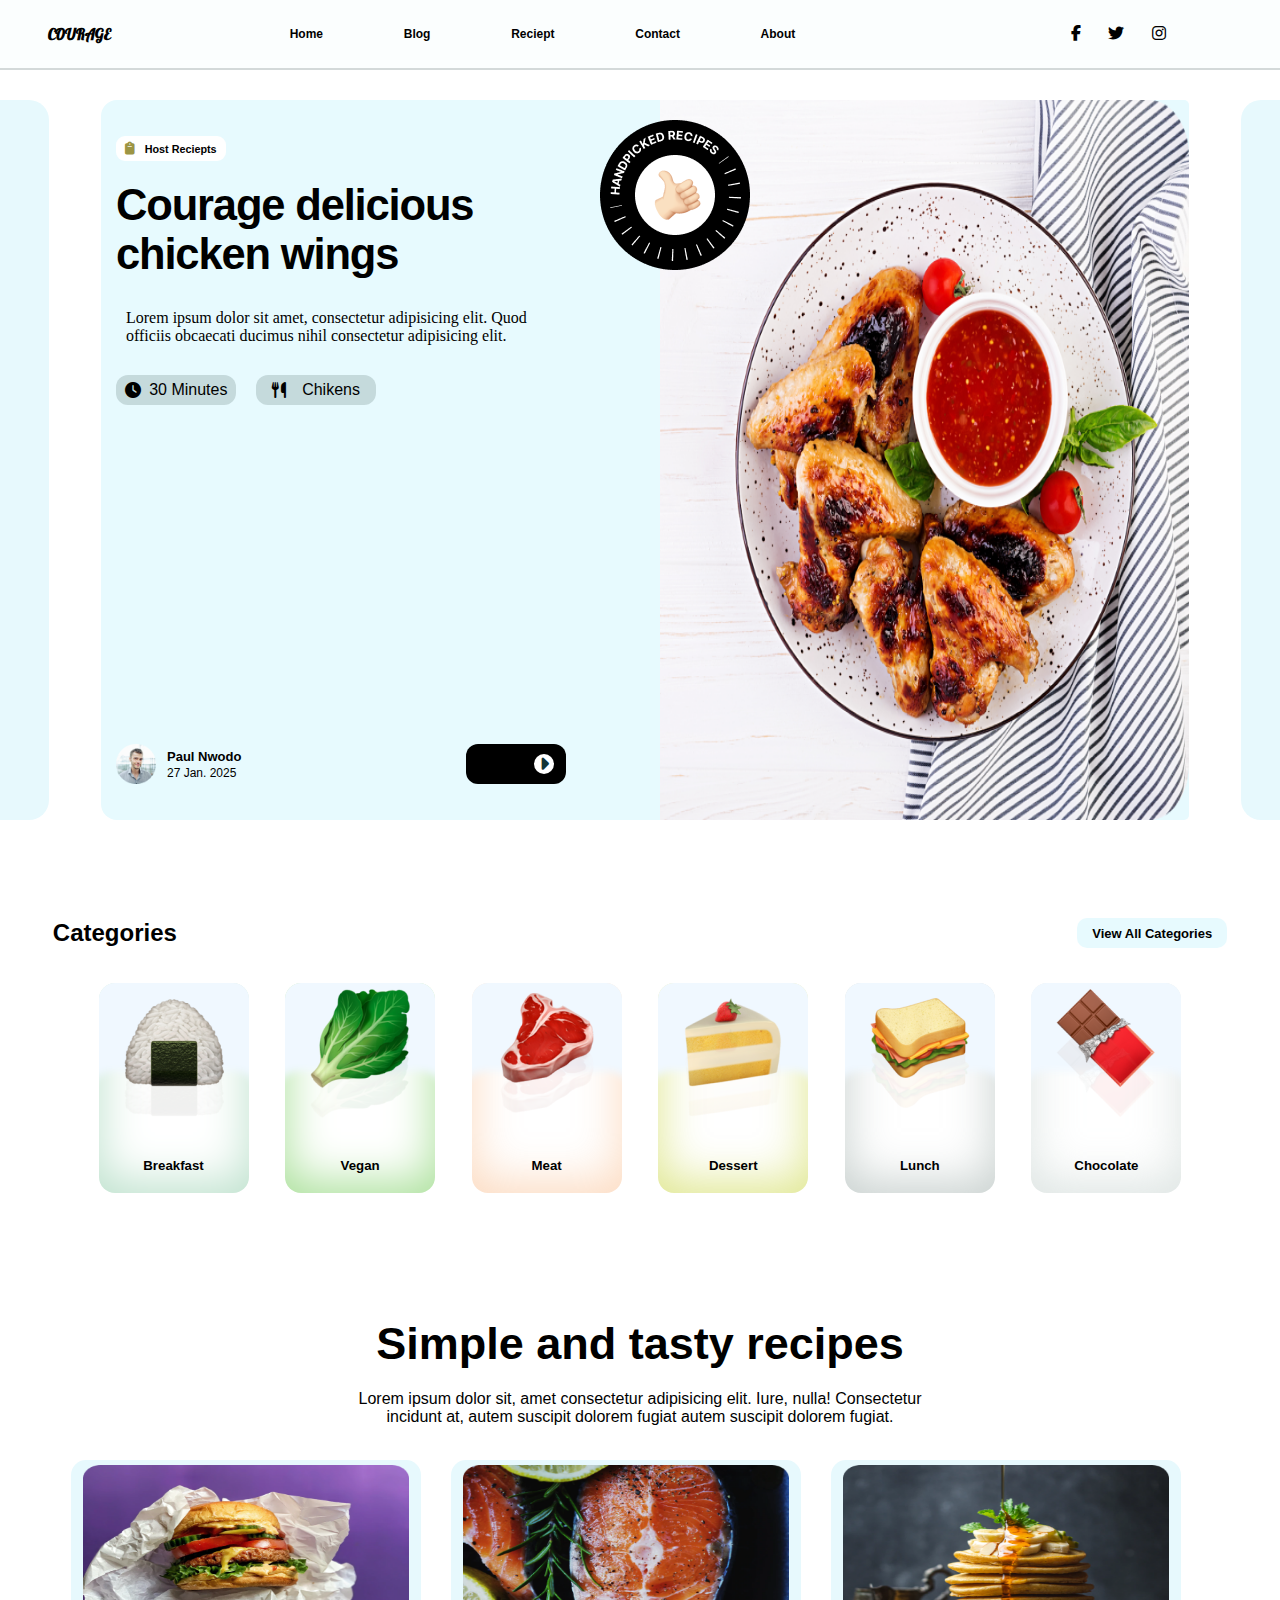
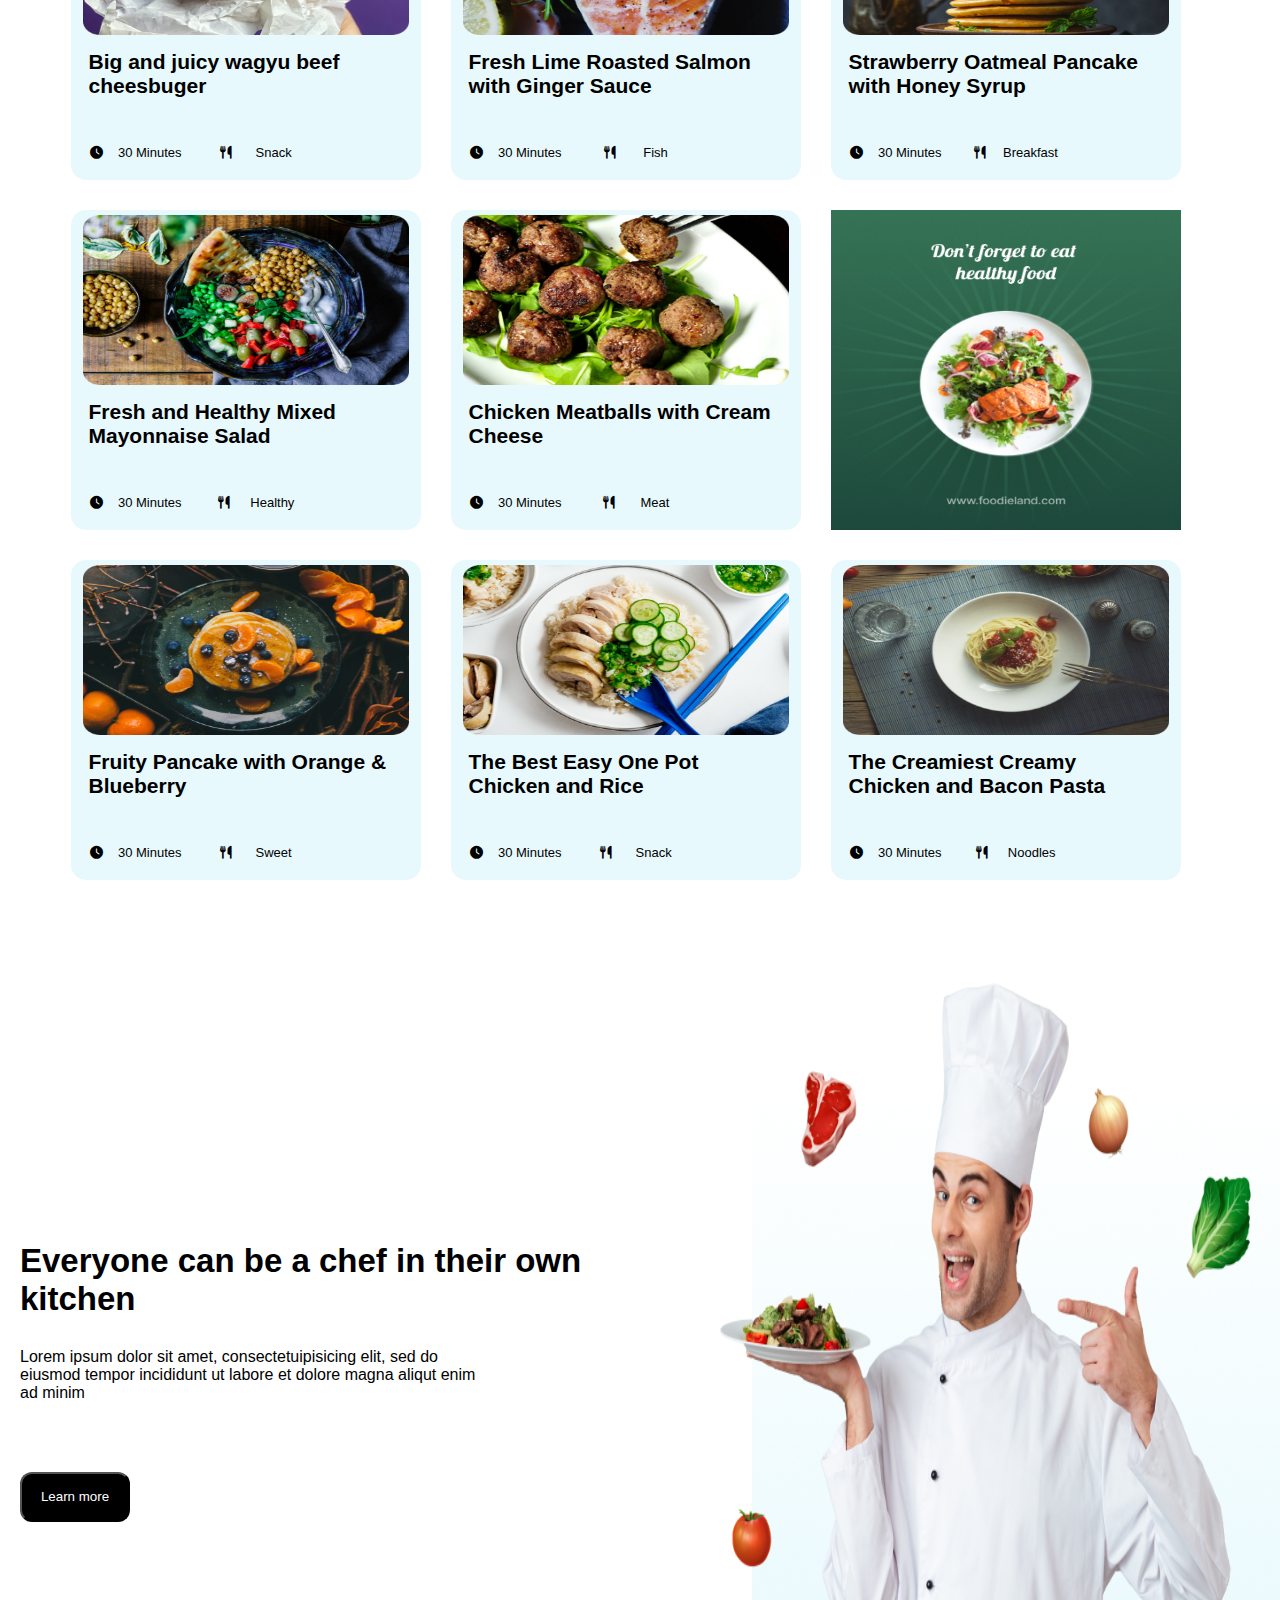
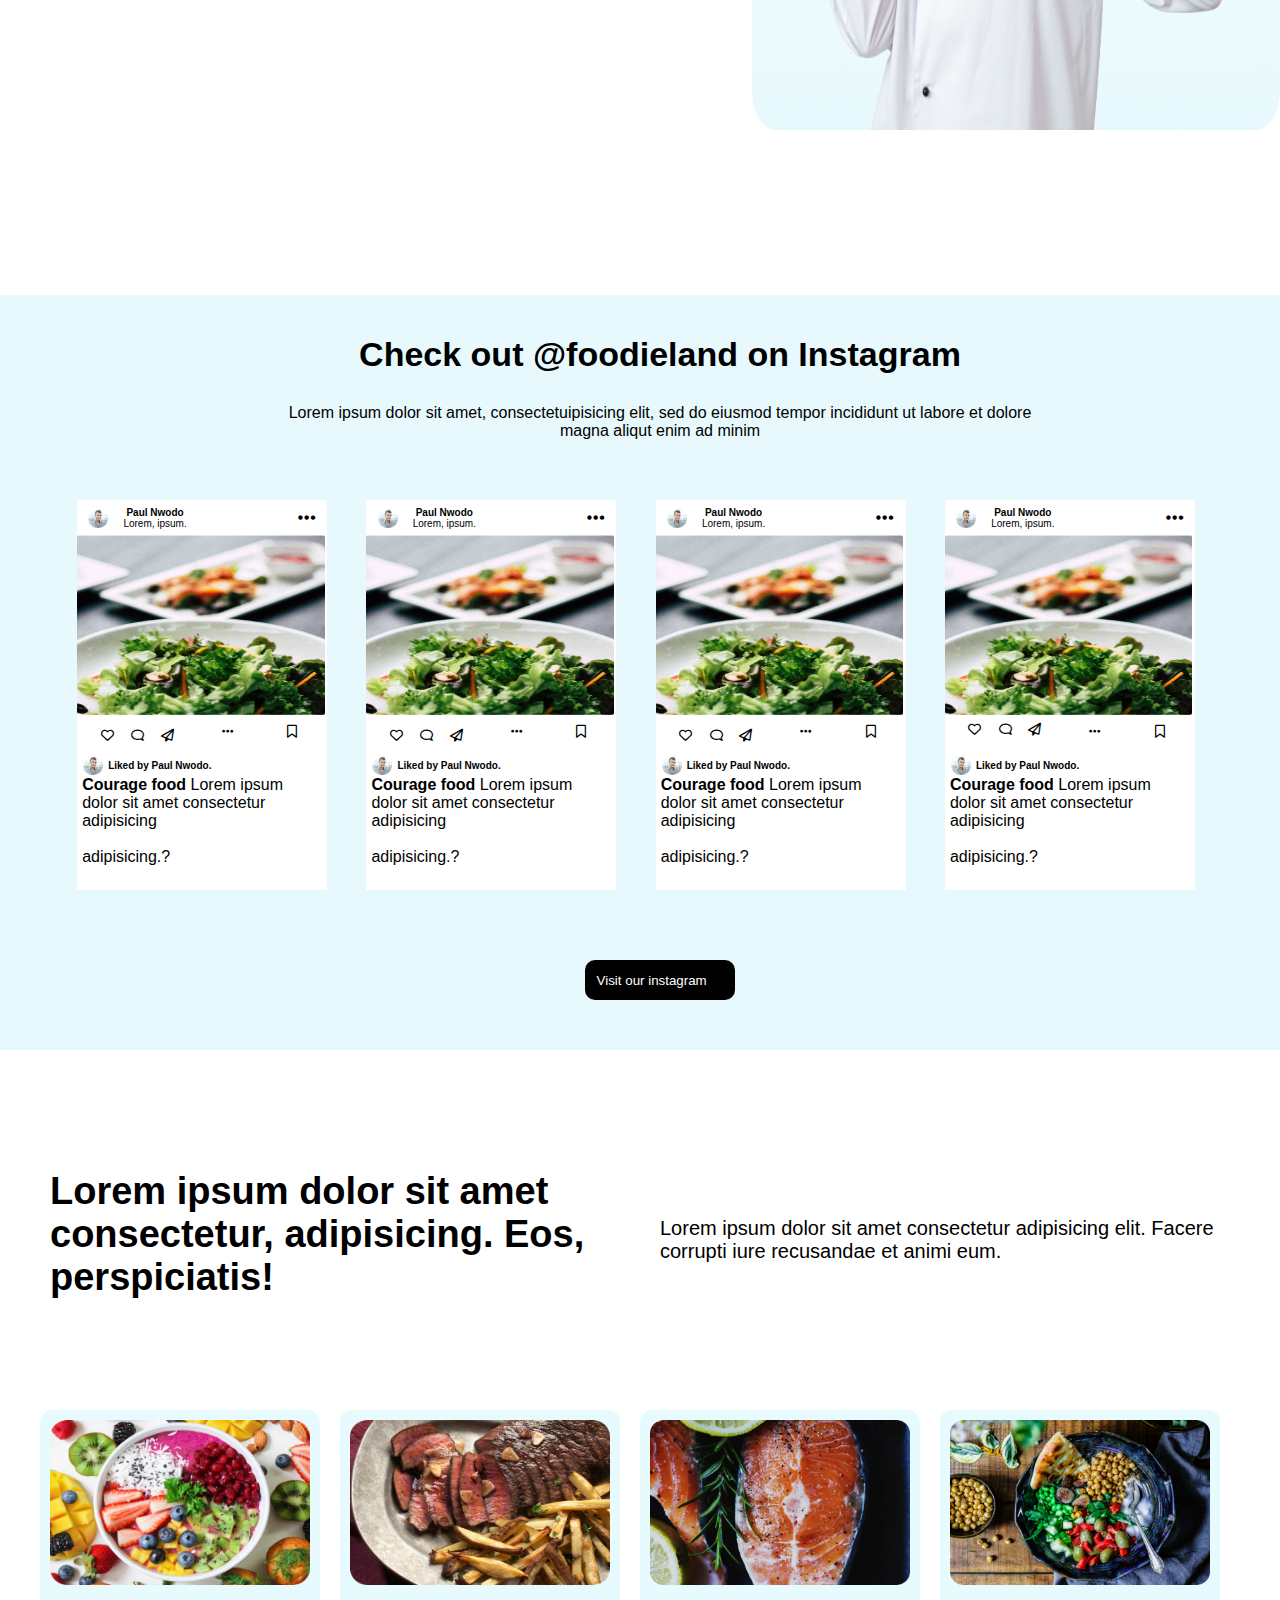
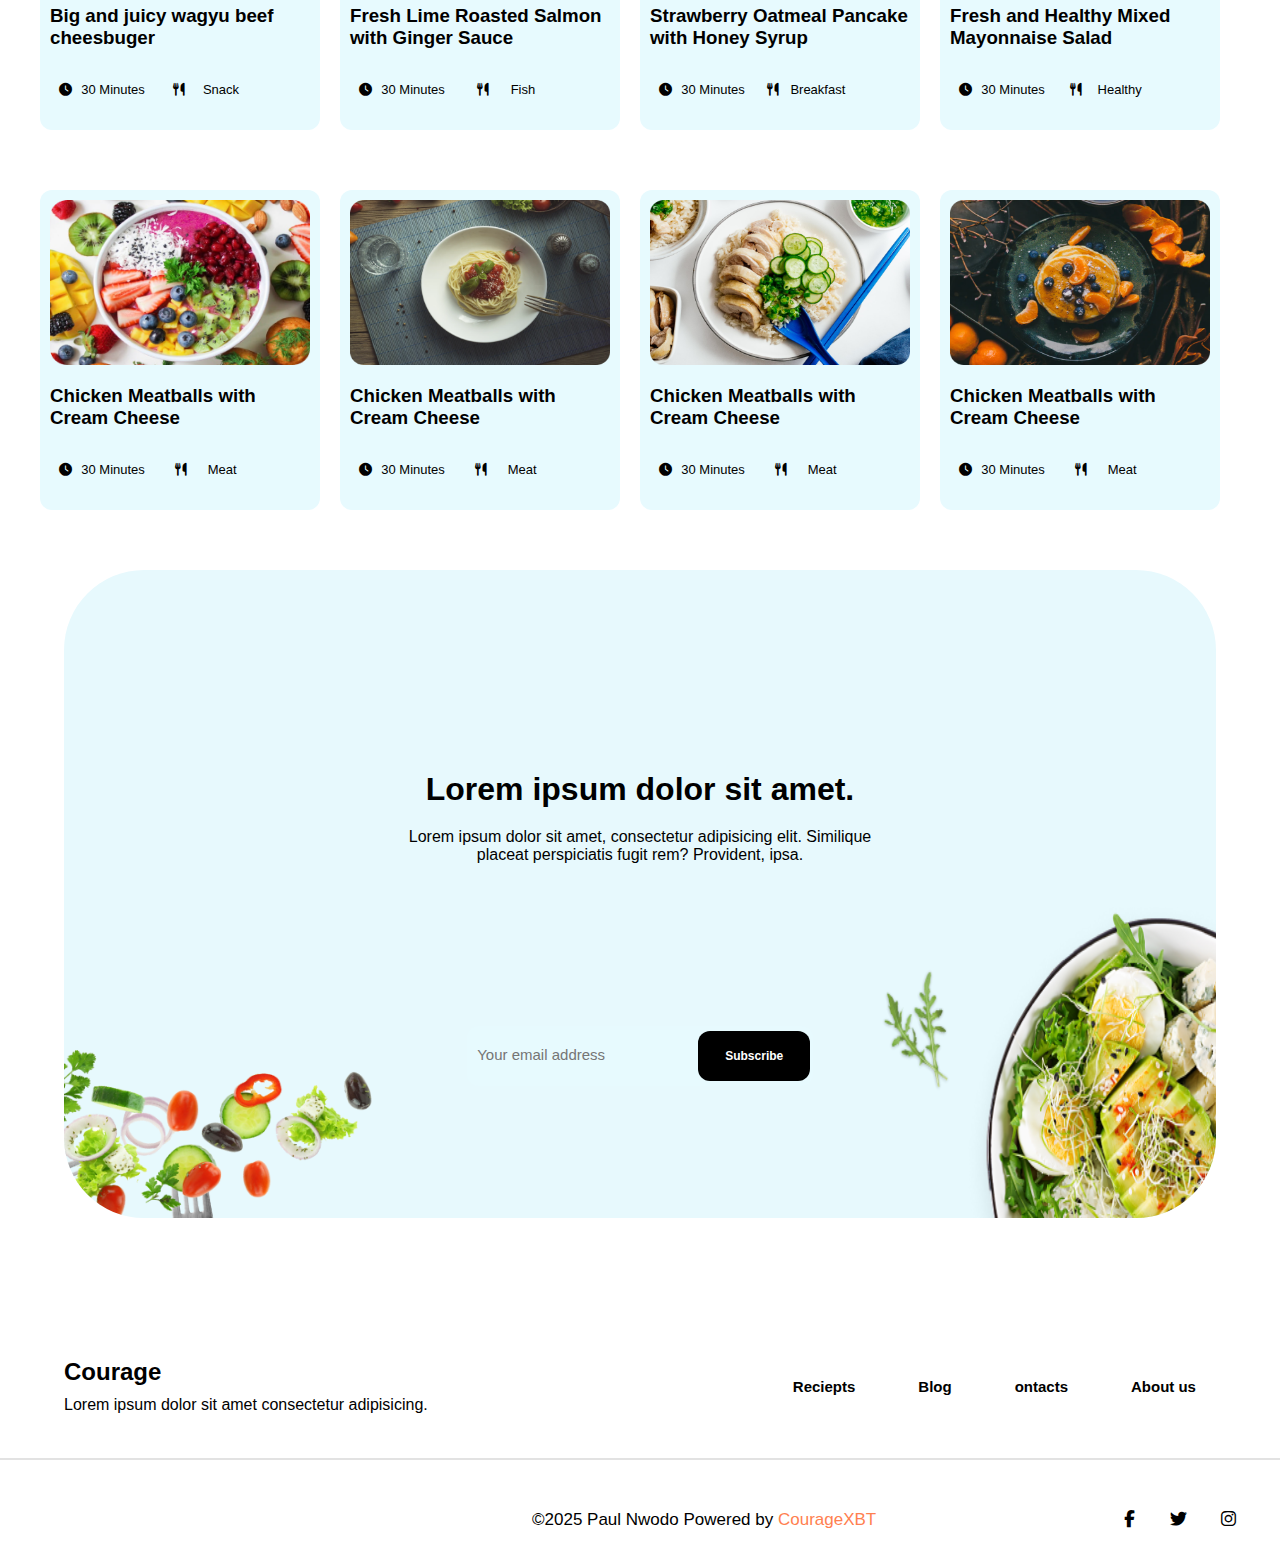
<file: index.html>
<!DOCTYPE html>
<html lang="en">
<head>
  <meta charset="UTF-8">
  <meta name="viewport" content="width=device-width, initial-scale=1.0">
  <!-- <meta http-equiv="refresh" content="5"> -->
  <link rel="stylesheet" href="style.css">
  <link rel="shortcut icon" href="food-images/Mask Group (8).png" type="image/x-icon">
  <link rel="stylesheet" href="https://cdnjs.cloudflare.com/ajax/libs/font-awesome/6.7.2/css/all.min.css" integrity="sha512-Evv84Mr4kqVGRNSgIGL/F/aIDqQb7xQ2vcrdIwxfjThSH8CSR7PBEakCr51Ck+w+/U6swU2Im1vVX0SVk9ABhg==" crossorigin="anonymous" referrerpolicy="no-referrer" />

  <link rel="preconnect" href="https://fonts.googleapis.com">
<link rel="preconnect" href="https://fonts.gstatic.com" crossorigin>
<link href="https://fonts.googleapis.com/css2?family=Lobster&display=swap" rel="stylesheet">

  <title>Courage food delovery site</title>
</head>
<body>
  <header>
   <div class="header-container">
    <a href="index.html"><h3 class="nameicon"> COURAGE </h3></a>

    <nav class="navbar">
      <a href="index.html"><h4 class="navBtn homeBtn">Home</h4></a>
      <a href="blog.html"><h4 class="navBtn blogBtn">Blog</h4></a>
      <a href="authentication.html"><h4 class="navBtn homeBtn">Reciept</h4></a>
      <h4 class="navBtn homeBtn">Contact</h4>
      <h4 class="navBtn homeBtn">About</h4>
    </nav>

    <div class="eaderIcons">
      <a href="" class="headIcon headIcon1">
        <i class="fa-brands back-icon fa-facebook-f fa-l"></i>
      </a>
      
      <a href="" class="headIcon headIcon2">
        <i class="fa-brands back-icon fa-twitter fa-l"></i>
      </a>
      
      <a href="" class="headIcon headIcon3">
        <i class="fa-brands back-icon fa-instagram fa-l"></i>
      </a>
    </div>
   </div>
  </header>
  
  <div class="horizontal">
    <div class="left-div">

    </div>

    <div class="first-section">
      <div class="left-side">
        
        <div class="section-data">
          <div class="host-icon">
            <i class="fa-solid fa-clipboard" style="color: #9c9544;"></i>
            <h5>Host Reciepts</h5>
          </div>
          <div class="wing">
            <h2 class="chiken-wing">Courage delicious chicken wings</h2>
          </div>
    
         <div class="description-holder">
          <p class="wing-description">
            Lorem ipsum dolor sit amet, consectetur adipisicing elit. Quod officiis obcaecati ducimus nihil consectetur adipisicing elit.
          </p>
    
          <div class="wing-data">
            <div class="wing-details">
              <i class="fa-solid fa-clock"></i>
              <p class="time">30 Minutes</p>
            </div>
      
            <div class="wing-details">
              <i class="fa-solid fa-utensils"></i>
              <p class="time">Chikens</p>
            </div>
          </div>
         </div>
        </div>
  
        <div class="profile-line">
          <div class="main-profile">
            <div class="profile">
              <img src="food-images/Ellipse 2.png" alt="profile">
            </div>
            <div class="profile-details">
              <h4 class="name">Paul Nwodo</h4>
              <p class="profile-date">27 Jan. 2025</p>
            </div>
          </div>
  
          <div class="reciept-button">
            <p class="reciept">Reciept</p>
            <div class="rightangle">
              <i class="fa-solid fa-caret-right fa-xl" style="color: #113437;"></i>
            </div>
          </div>
        </div>
      </div>
  
      <!-- RIGHT SIDE -->
  
      <div class="right-side">
        <img src="food-images/Badge.png" alt="Badge" class="badge">
        <img src="food-images/Mask Group.png" alt="" class="right-image">
      </div>
    </div>
    
    <div class="right-div">
      
    </div>
  </div>

       <!-- CATEGORY-SECTION -->

  <div class="category-section">
    <div class="cat-top">
      <h2 class="category-header">Categories</h2>
      <p class="all-categories">View All Categories</p>
    </div>
    
    <div class="category-list">
    <div class="category category1">
      <img src="food-images/image 25.png" alt="" class="cat6-img">
      <img src="food-images/image 25.png" alt="" class="cat6-img blure">
      <h5 class="cat-lbel label1">Breakfast</h5>
    </div>

    <div class="category category2">
      <img src="food-images/image 20.png" alt="" class="cat2-img">
      <img src="food-images/image 20.png" alt="" class="cat2-img blure">
      <h5 class="cat-lbel label3">Vegan</h5>
    </div>
    
    <div class="category category3">
      <img src="food-images/image 21.png" alt="" class="cat1-img">
      <img src="food-images/image 21.png" alt="" class="cat1-img blure">
      <h5 class="cat-lbel label2">Meat</h5>
    </div>

    <div class="category category4">
      <img src="food-images/image 22 (4).png" alt="" class="cat3-img">
      <img src="food-images/image 22 (4).png" alt="" class="cat3-img blure">
      <h5 class="cat-lbel label4">Dessert</h5>
    </div>

    <div class="category category5">
      <img src="food-images/image 23.png" alt="" class="cat4-img">
      <img src="food-images/image 23.png" alt="" class="cat4-img blure">
      <h5 class="cat-lbel label5">Lunch</h5>
    </div>

    <div class="category category6">
      <img src="food-images/image 24.png" alt="" class="cat5-img">
      <img src="food-images/image 24.png" alt="" class="cat5-img blure">
      <h5 class="cat-lbel label6">Chocolate</h5>
    </div>
    </div>
  </div>

    <!-- SIMPLE/TASTY RECIPE SECTION -->
  <div class="second-sectio">
    <div class="second-sect-header">
      <h2 class="head2">Simple and tasty recipes</h2>
      <p class="desc2">Lorem ipsum dolor sit, amet consectetur adipisicing elit. Iure, nulla! Consectetur incidunt at, autem suscipit dolorem fugiat autem suscipit dolorem fugiat.</p>
    </div>

    <div class="second-section-grid">
      <div class="second-sect-body">
        <div class="second-container">
          <img src="food-images/Mask Group (8).png" alt="bugger">
          <h3 class="simple-details">Big and juicy wagyu beef cheesbuger</h3>
          <div class="second-food-data">
            <div class="wing-data change-width">
              <div class="wing-details remove-bg">
                <i class="fa-solid fa-clock"></i>
                <p class="time">30 Minutes</p>
              </div>
        
              <div class="wing-details remove-bg">
                <i class="fa-solid fa-utensils"></i>
                <p class="time">Snack</p>
              </div>
            </div>
          </div>
        </div>
  
        <div class="second-container">
          <img src="food-images/Mask Group (2).png" alt="bugger">
          <h3 class="simple-details">Fresh Lime Roasted Salmon with Ginger Sauce</h3>
          <div class="second-food-data">
            <div class="wing-data change-width">
              <div class="wing-details remove-bg">
                <i class="fa-solid fa-clock"></i>
                <p class="time">30 Minutes</p>
              </div>
        
              <div class="wing-details remove-bg">
                <i class="fa-solid fa-utensils"></i>
                <p class="time">Fish</p>
              </div>
            </div>
          </div>
        </div>
  
        <div class="second-container">
          <img src="food-images/Mask Group (3).png" alt="bugger">
          <h3 class="simple-details">Strawberry Oatmeal Pancake with Honey Syrup</h3>
          <div class="second-food-data">
            <div class="wing-data change-width">
              <div class="wing-details remove-bg">
                <i class="fa-solid fa-clock"></i>
                <p class="time">30 Minutes</p>
              </div>
        
              <div class="wing-details remove-bg">
                <i class="fa-solid fa-utensils"></i>
                <p class="time">Breakfast</p>
              </div>
            </div>
          </div>
        </div>
  
        <div class="second-container">
          <img src="food-images/Mask Group (4).png" alt="bugger">
          <h3 class="simple-details">Fresh and Healthy Mixed Mayonnaise Salad</h3>
          <div class="second-food-data">
            <div class="wing-data change-width">
              <div class="wing-details remove-bg">
                <i class="fa-solid fa-clock"></i>
                <p class="time">30 Minutes</p>
              </div>
        
              <div class="wing-details remove-bg">
                <i class="fa-solid fa-utensils"></i>
                <p class="time">Healthy</p>
              </div>
            </div>
          </div>
        </div>
  
        <div class="second-container">
          <img src="food-images/Mask Group (5).png" alt="bugger">
          <h3 class="simple-details">Chicken Meatballs with Cream Cheese</h3>
          <div class="second-food-data">
            <div class="wing-data change-width">
              <div class="wing-details remove-bg">
                <i class="fa-solid fa-clock"></i>
                <p class="time">30 Minutes</p>
              </div>
        
              <div class="wing-details remove-bg">
                <i class="fa-solid fa-utensils"></i>
                <p class="time">Meat</p>
              </div>
            </div>
          </div>
        </div>
  
        <div class="second-container">
          <img src="food-images/Ads.png" class="increase" alt="bugger">
          <div class="second-food-data">
            
          </div>
        </div>
  
        <div class="second-container">
          <img src="food-images/Mask Group (14).png" alt="bugger">
          <h3 class="simple-details">Fruity Pancake with Orange & Blueberry</h3>
          <div class="second-food-data">
            <div class="wing-data change-width">
              <div class="wing-details remove-bg">
                <i class="fa-solid fa-clock"></i>
                <p class="time">30 Minutes</p>
              </div>
        
              <div class="wing-details remove-bg">
                <i class="fa-solid fa-utensils"></i>
                <p class="time">Sweet</p>
              </div>
            </div>
          </div>
        </div>
  
        <div class="second-container">
          <img src="food-images/Mask Group (15).png" alt="bugger">
          <h3 class="simple-details">The Best Easy One Pot Chicken and Rice</h3>
          <div class="second-food-data">
            <div class="wing-data change-width">
              <div class="wing-details remove-bg">
                <i class="fa-solid fa-clock"></i>
                <p class="time">30 Minutes</p>
              </div>
        
              <div class="wing-details remove-bg">
                <i class="fa-solid fa-utensils"></i>
                <p class="time">Snack</p>
              </div>
            </div>
          </div>
        </div>
  
        <div class="second-container">
          <img src="food-images/Mask Group (16).png" alt="bugger">
          <h3 class="simple-details">The Creamiest Creamy Chicken and Bacon Pasta</h3>
          <div class="second-food-data">
            <div class="wing-data change-width">
              <div class="wing-details remove-bg">
                <i class="fa-solid fa-clock"></i>
                <p class="time">30 Minutes</p>
              </div>
        
              <div class="wing-details remove-bg">
                <i class="fa-solid fa-utensils"></i>
                <p class="time">Noodles</p>
              </div>
            </div>
          </div>
        </div>
      </div>
    </div>
  </div>

      <!-- THIRD SECTION -->
  <div class="third-section">
    <div class="third-left">
      <h2 class="everyone">Everyone can be a
        chef in their own kitchen</h2>
        <p class="third-desc">Lorem ipsum dolor sit amet, consectetuipisicing elit, sed do eiusmod tempor incididunt ut labore et dolore magna aliqut enim ad minim </p>

        <button class="learn-more">Learn more</button>
    </div>

    <div class="third-right">
      <img src="food-images/Group 880.png" alt="" class="chef">
    </div>
  </div>

  <!-- CHECKOUT SECTION -->
  <div class="checkout-section">
    <h2 class="checkout-heading">Check out @foodieland on Instagram</h2>
    <p class="checkout-desc">Lorem ipsum dolor sit amet, consectetuipisicing elit, sed do eiusmod tempor incididunt ut labore et dolore magna aliqut enim ad minim </p>

    <div class="checkout-line">

      <div class="profile-div">
        <div class="top-div">
          <div class="top-left-profile">
           <img src="food-images/Ellipse 2.png" alt="" class="scnd-profile">
           <div class="scnd-details">
             <h3 class="third-name">Paul Nwodo</h3>
             <p class="trd-desc">Lorem, ipsum.</p>
           </div>
          </div>
          <i class="fa-solid fa-ellipsis fa-lg"></i>
        </div>
        <img src="food-images/Rectangle (1).png" alt="" class="check-img img1">
        <div class="below-div">
          <div class="below-left-icons">
            <i class="fa-regular fa-heart fa-xlg"></i>
            <i class="fa-regular fa-comment fa-flip-horizontal fa-xlg"></i>
            <i class="fa-regular fa-paper-plane fa-lg"></i>
          </div>
          <div class="below-center-icon">
            <i class="fa-solid fa-ellipsis fa-lg"></i>
          </div>
          <div class="right-below-icons">
            <i class="fa-regular fa-bookmark fa-lg"></i>
          </div>
        </div>
        <div class="post-details">
          <div class="post-profile-line">
            <img src="food-images/Ellipse 2.png" alt="" class="post-profile-img">
            <p class="liked-name">Liked by Paul Nwodo.</p>
          </div>

        </div>
        <div class="post-content">
          <p class="post-text"><strong>Courage food</strong> Lorem ipsum dolor sit amet consectetur adipisicing <br><br>adipisicing.?</p>
        </div>
      </div>

      <div class="profile-div">
        <div class="top-div">
          <div class="top-left-profile">
            <img src="food-images/Ellipse 2.png" alt="" class="scnd-profile">
          <div class="scnd-details">
            <h3 class="third-name">Paul Nwodo</h3>
            <p class="trd-desc">Lorem, ipsum.</p>
          </div>
          </div>
          <i class="fa-solid fa-ellipsis fa-lg"></i>
        </div>
        <img src="food-images/Rectangle (1).png" alt="" class="check-img img1">
        <div class="below-div">
          <div class="below-left-icons">
            <i class="fa-regular fa-heart fa-xlg"></i>
            <i class="fa-regular fa-comment fa-flip-horizontal fa-xlg"></i>
            <i class="fa-regular fa-paper-plane fa-lg"></i>
          </div>
          <div class="below-center-icon">
            <i class="fa-solid fa-ellipsis fa-lg"></i>
          </div>
          <div class="right-below-icons">
            <i class="fa-regular fa-bookmark fa-lg"></i>
          </div>
        </div>
        <div class="post-details">
          <div class="post-profile-line">
            <img src="food-images/Ellipse 2.png" alt="" class="post-profile-img">
            <p class="liked-name">Liked by Paul Nwodo.</p>
          </div>
        </div>
        <div class="post-content">
          <p class="post-text"><strong>Courage food</strong> Lorem ipsum dolor sit amet consectetur adipisicing <br><br>adipisicing.?</p>
        </div>
      </div>

      <div class="profile-div">
        <div class="top-div">
          <div class="top-left-profile">
            <img src="food-images/Ellipse 2.png" alt="" class="scnd-profile">
          <div class="scnd-details">
            <h3 class="third-name">Paul Nwodo</h3>
            <p class="trd-desc">Lorem, ipsum.</p>
          </div>
          </div>
          <i class="fa-solid fa-ellipsis fa-lg"></i>
        </div>
        <img src="food-images/Rectangle (1).png" alt="" class="check-img img1">
        <div class="below-div">
          <div class="below-left-icons">
            <i class="fa-regular fa-heart fa-xlg"></i>
            <i class="fa-regular fa-comment fa-flip-horizontal fa-xlg"></i>
            <i class="fa-regular fa-paper-plane fa-lg"></i>
          </div>
          <div class="below-center-icon">
            <i class="fa-solid fa-ellipsis fa-lg"></i>
          </div>
          <div class="right-below-icons">
            <i class="fa-regular fa-bookmark fa-lg"></i>
          </div>
        </div>
        <div class="post-details">
          <div class="post-profile-line">
            <img src="food-images/Ellipse 2.png" alt="" class="post-profile-img">
            <p class="liked-name">Liked by Paul Nwodo.</p>
          </div>
        </div>
        <div class="post-content">
          <p class="post-text"><strong>Courage food</strong> Lorem ipsum dolor sit amet consectetur adipisicing <br><br>adipisicing.?</p>
        </div>
      </div>

      <div class="profile-div">
        <div class="top-div">
          <div class="top-left-profile">
            <img src="food-images/Ellipse 2.png" alt="" class="scnd-profile">
          <div class="scnd-details">
            <h3 class="third-name">Paul Nwodo</h3>
            <p class="trd-desc">Lorem, ipsum.</p>
          </div>
          </div>
          <i class="fa-solid fa-ellipsis fa-lg"></i>
        </div>
        <img src="food-images/Rectangle (1).png" alt="" class="check-img img1">
        <div class="below-div">
          <div class="below-left-icons">
            <i class="fa-regular fa-heart fa-lg"></i>
            <i class="fa-regular fa-comment fa-flip-horizontal fa-lg"></i>
            <i class="fa-regular fa-paper-plane fa-lg"></i>
          </div>
          <div class="below-center-icon">
            <i class="fa-solid fa-ellipsis fa-lg"></i>
          </div>
          <div class="right-below-icons">
            <i class="fa-regular fa-bookmark fa-lg"></i>
          </div>
        </div>
        <div class="post-details">
          <div class="post-profile-line">
            <img src="food-images/Ellipse 2.png" alt="" class="post-profile-img">
            <p class="liked-name">Liked by Paul Nwodo.</p>
          </div>
        </div>
        <div class="post-content">
          <p class="post-text"><strong>Courage food</strong> Lorem ipsum dolor sit amet consectetur adipisicing <br><br>adipisicing.?</p>
        </div>
      </div>
      
      <!-- <div class="checkout-list">
        <div class="profile-div"></div>
        
       <img src="food-images/Rectangle (2).png" alt="" class="check-img">
      </div> -->
  </div>
  <button class="instagram-btn">Visit our instagram <i class="fa-regular fa-bookmark fa-lg"></i></button>
  </div>


  <!-- FIFTH SECTION -->

   <div class="fifth-section">
    <div class="fifth-top">
      <h2 class="fifth-left">Lorem ipsum dolor sit amet consectetur, adipisicing. Eos, perspiciatis!</h2>
      <p class="fifth-right">Lorem ipsum dolor sit amet consectetur adipisicing elit. Facere corrupti iure recusandae et animi eum.</p>
    </div>

    <div class="fifth-grid-container">
      <div class="fifth-container">
        <img src="food-images/Mask Group (6).png" alt="bugger">
        <h3 class="simple-details">Big and juicy wagyu beef cheesbuger</h3>
        <div class="second-food-data">
          <div class="wing-data change-width">
            <div class="wing-details remove-bg">
              <i class="fa-solid fa-clock"></i>
              <p class="time">30 Minutes</p>
            </div>
      
            <div class="wing-details remove-bg">
              <i class="fa-solid fa-utensils"></i>
              <p class="time">Snack</p>
            </div>
          </div>
        </div>
      </div>

      <div class="fifth-container">
        <img src="food-images/Mask Group (7).png" alt="bugger">
        <h3 class="simple-details">Fresh Lime Roasted Salmon with Ginger Sauce</h3>
        <div class="second-food-data">
          <div class="wing-data change-width">
            <div class="wing-details remove-bg">
              <i class="fa-solid fa-clock"></i>
              <p class="time">30 Minutes</p>
            </div>
      
            <div class="wing-details remove-bg">
              <i class="fa-solid fa-utensils"></i>
              <p class="time">Fish</p>
            </div>
          </div>
        </div>
      </div>

      <div class="fifth-container">
        <img src="food-images/Mask Group (9).png" alt="bugger">
        <h3 class="simple-details">Strawberry Oatmeal Pancake with Honey Syrup</h3>
        <div class="second-food-data">
          <div class="wing-data change-width">
            <div class="wing-details remove-bg">
              <i class="fa-solid fa-clock"></i>
              <p class="time">30 Minutes</p>
            </div>
      
            <div class="wing-details remove-bg">
              <i class="fa-solid fa-utensils"></i>
              <p class="time">Breakfast</p>
            </div>
          </div>
        </div>
      </div>

      <div class="fifth-container">
        <img src="food-images/Mask Group (4).png" alt="bugger">
        <h3 class="simple-details">Fresh and Healthy Mixed Mayonnaise Salad</h3>
        <div class="second-food-data">
          <div class="wing-data change-width">
            <div class="wing-details remove-bg">
              <i class="fa-solid fa-clock"></i>
              <p class="time">30 Minutes</p>
            </div>
      
            <div class="wing-details remove-bg">
              <i class="fa-solid fa-utensils"></i>
              <p class="time">Healthy</p>
            </div>
          </div>
        </div>
      </div>

      <div class="fifth-container">
        <img src="food-images/Mask Group (6).png" alt="bugger">
        <h3 class="simple-details">Chicken Meatballs with Cream Cheese</h3>
        <div class="second-food-data">
          <div class="wing-data change-width">
            <div class="wing-details remove-bg">
              <i class="fa-solid fa-clock"></i>
              <p class="time">30 Minutes</p>
            </div>
      
            <div class="wing-details remove-bg">
              <i class="fa-solid fa-utensils"></i>
              <p class="time">Meat</p>
            </div>
          </div>
        </div>
      </div>

      <div class="fifth-container">
        <img src="food-images/Mask Group (16).png" alt="bugger">
        <h3 class="simple-details">Chicken Meatballs with Cream Cheese</h3>
        <div class="second-food-data">
          <div class="wing-data change-width">
            <div class="wing-details remove-bg">
              <i class="fa-solid fa-clock"></i>
              <p class="time">30 Minutes</p>
            </div>
      
            <div class="wing-details remove-bg">
              <i class="fa-solid fa-utensils"></i>
              <p class="time">Meat</p>
            </div>
          </div>
        </div>
      </div>

      <div class="fifth-container">
        <img src="food-images/Mask Group (15).png" alt="bugger">
        <h3 class="simple-details">Chicken Meatballs with Cream Cheese</h3>
        <div class="second-food-data">
          <div class="wing-data change-width">
            <div class="wing-details remove-bg">
              <i class="fa-solid fa-clock"></i>
              <p class="time">30 Minutes</p>
            </div>
      
            <div class="wing-details remove-bg">
              <i class="fa-solid fa-utensils"></i>
              <p class="time">Meat</p>
            </div>
          </div>
        </div>
      </div>

      <div class="fifth-container">
        <img src="food-images/Mask Group (14).png" alt="bugger">
        <h3 class="simple-details">Chicken Meatballs with Cream Cheese</h3>
        <div class="second-food-data">
          <div class="wing-data change-width">
            <div class="wing-details remove-bg">
              <i class="fa-solid fa-clock"></i>
              <p class="time">30 Minutes</p>
            </div>
      
            <div class="wing-details remove-bg">
              <i class="fa-solid fa-utensils"></i>
              <p class="time">Meat</p>
            </div>
          </div>
        </div>
      </div>
    </div>
   </div>


   <!-- SIXTH SECTION -->
   <div class="sixth-section">
    <div class="sixth-container">
      <div class="sixth-text">
        <h1 class="sixth-header">Lorem ipsum dolor sit amet.</h1>
        <p class="sixth-paragraph">Lorem ipsum dolor sit amet, consectetur adipisicing elit. Similique placeat perspiciatis fugit rem? Provident, ipsa.</p>
      </div>

      <div class="sixth-bottom">
        <img src="food-images/kisspng-salad-salad-fresh-food-healthylife-vegetables-vegetarian-5d42e3a7cb8543 1.png" alt="" class="sixth-sect-img img1">
        <form action="submit">
          <input type="email" name="email" id="" placeholder="Your email address">
          <button type="submit" class="subscribe" id="subscribe">Subscribe</button>
        </form>
        <img src="food-images/Photo.png" alt="" class="sixth-sect-img img2">
      </div>
    </div>
   </div>


      <!-- FOOT SECION -->

   <div class="foot-section">
    <div class="left-head">
      <h2 class="foot-logo">Courage</h2>
      <p class="foot-paragraph">Lorem ipsum dolor sit amet consectetur adipisicing.</p>
    </div>

    <div class="foot-right">
      <p>Reciepts</p>
      <p>Blog</p>
      <p>ontacts</p>
      <p>About us</p>
    </div>
   </div>


    <!-- FOOTER -->
   <footer>
    <div class="footer-container">
      <p class="copyright">&copy;2025 Paul Nwodo Powered by <span class="power">CourageXBT</span></p>
      <div class="footer-icon-container">
        <a href="" class="headIcon headIcon1">
          <i class="fa-brands back-icon fa-facebook-f fa-l"></i>
        </a>
        
        <a href="" class="headIcon headIcon2">
          <i class="fa-brands back-icon fa-twitter fa-l"></i>
        </a>
        
        <a href="" class="headIcon headIcon3">
          <i class="fa-brands back-icon fa-instagram fa-l"></i>
        </a>
      </div>
    </div>
   </footer>
</body>
</html>
</file>
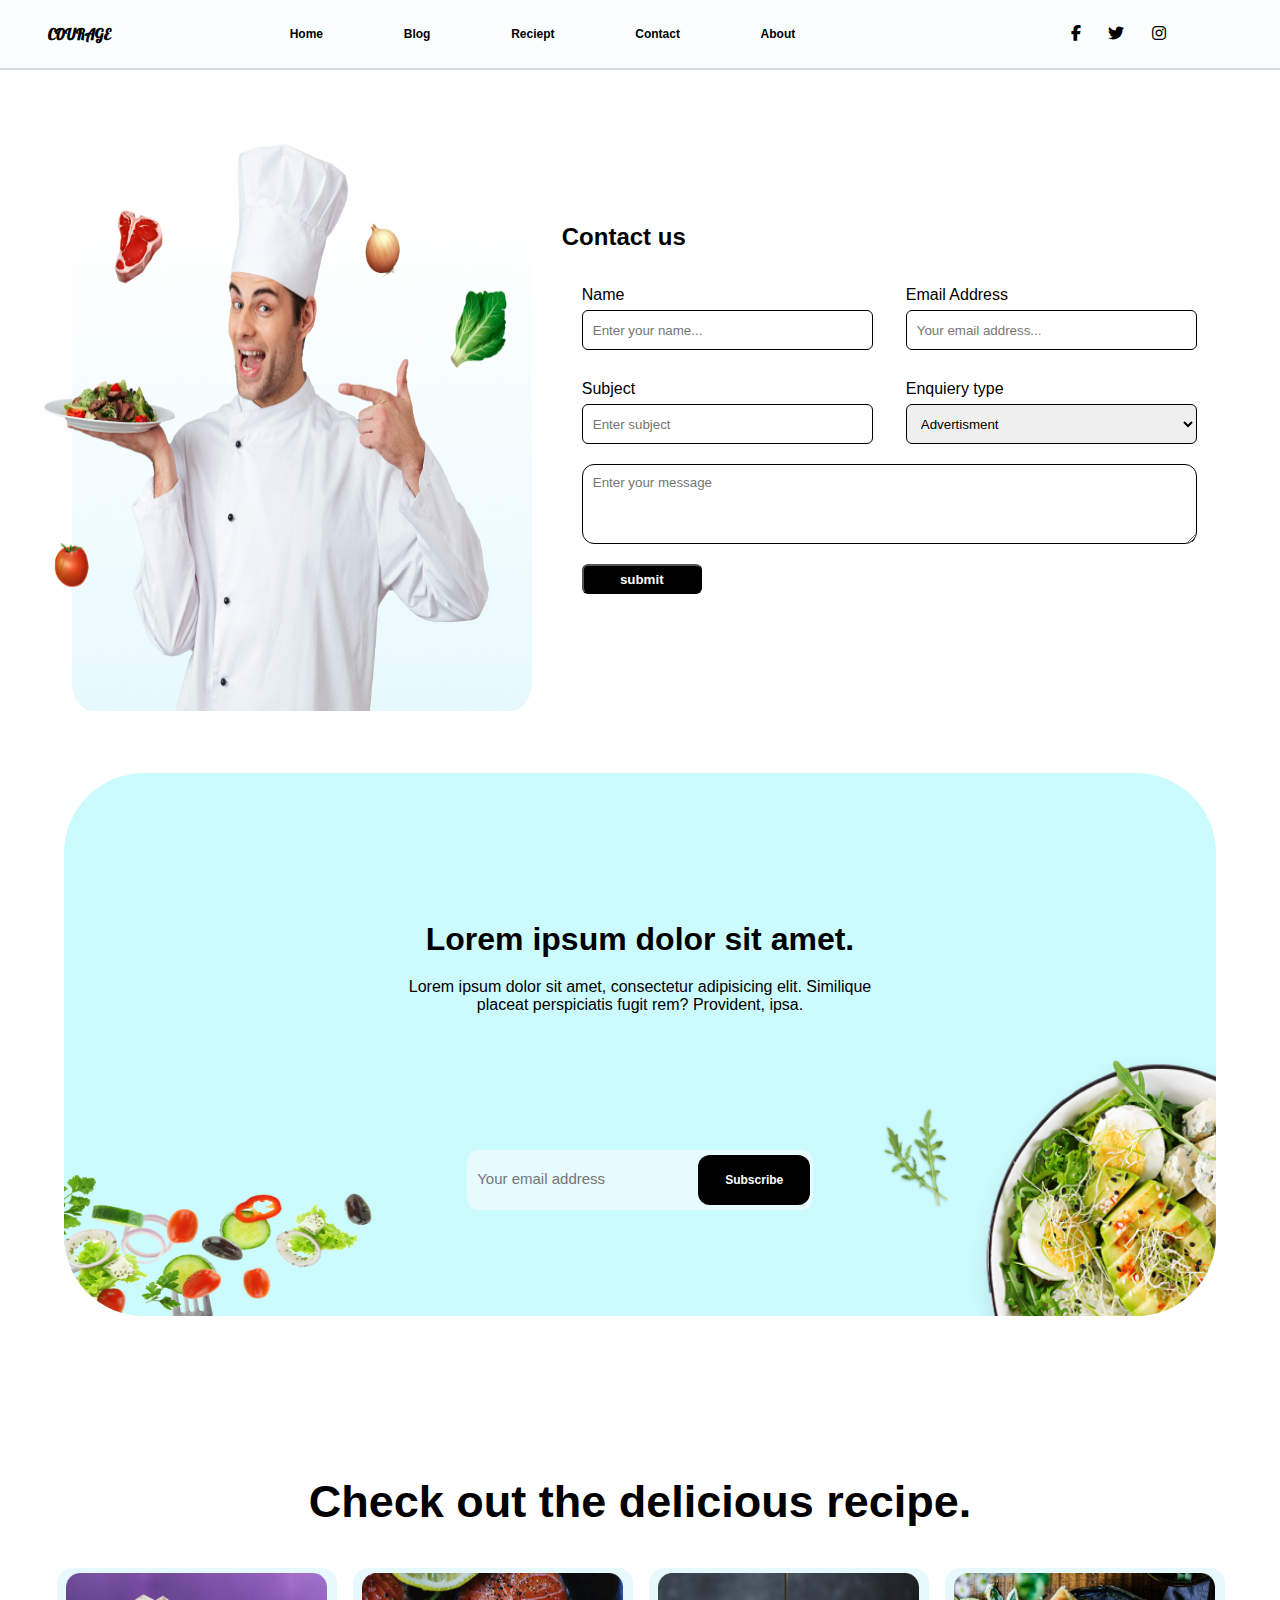
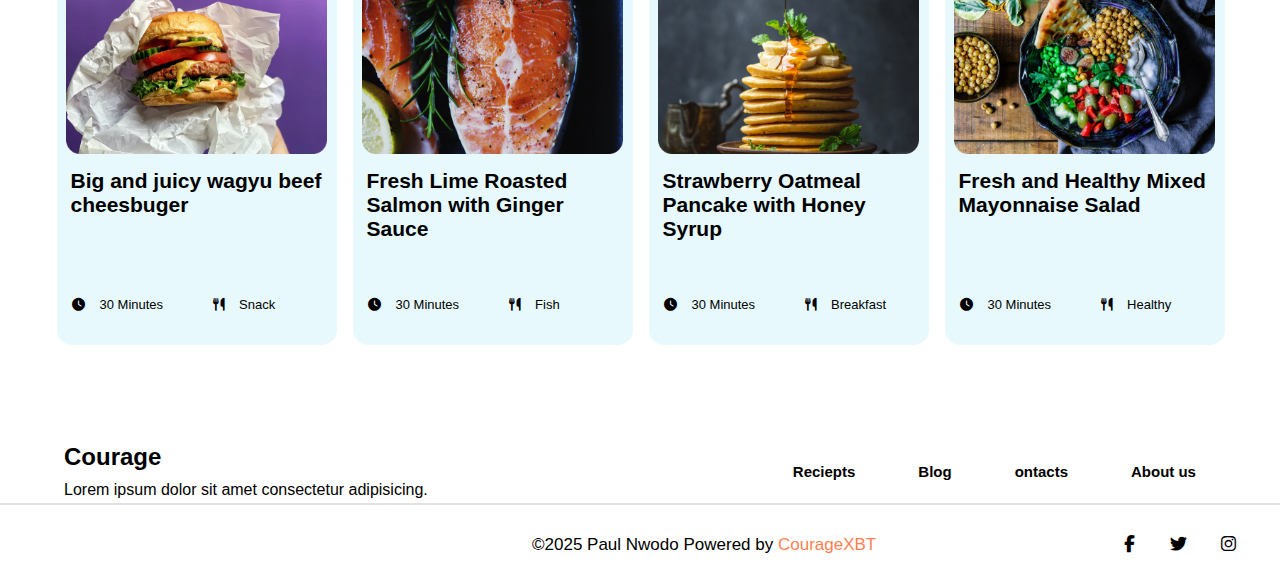
<file: authentication.html>
<!DOCTYPE html>
<html lang="en">
<head>
  <meta charset="UTF-8">
  <meta name="viewport" content="width=device-width, initial-scale=1.0">
  <link rel="stylesheet" href="subscribe.css">

  <link rel="shortcut icon" href="food-images/Mask Group (8).png" type="image/x-icon">
  <link rel="stylesheet" href="https://cdnjs.cloudflare.com/ajax/libs/font-awesome/6.7.2/css/all.min.css" integrity="sha512-Evv84Mr4kqVGRNSgIGL/F/aIDqQb7xQ2vcrdIwxfjThSH8CSR7PBEakCr51Ck+w+/U6swU2Im1vVX0SVk9ABhg==" crossorigin="anonymous" referrerpolicy="no-referrer" />

  <link rel="preconnect" href="https://fonts.googleapis.com">
<link rel="preconnect" href="https://fonts.gstatic.com" crossorigin>
<link href="https://fonts.googleapis.com/css2?family=Lobster&display=swap" rel="stylesheet">

  <title>Courage subscribe</title>
</head>
<body>
  <header>
    <div class="header-container">
     <a href="index.html"><h3 class="nameicon"> COURAGE </h3></a>
 
     <nav class="navbar">
       <a href="index.html"><h4 class="navBtn homeBtn">Home</h4></a>
       <a href="blog.html"><h4 class="navBtn blogBtn">Blog</h4></a>
       <a href="authentication.html"><h4 class="navBtn homeBtn">Reciept</h4></a>
       <a href="authentication.html"><h4 class="navBtn homeBtn">Contact</h4></a>
       <h4 class="navBtn homeBtn">About</h4>
     </nav>
 
     <div class="eaderIcons">
       <a href="" class="headIcon headIcon1">
         <i class="fa-brands back-icon fa-facebook-f fa-l"></i>
       </a>
       
       <a href="" class="headIcon headIcon2">
         <i class="fa-brands back-icon fa-twitter fa-l"></i>
       </a>
       
       <a href="" class="headIcon headIcon3">
         <i class="fa-brands back-icon fa-instagram fa-l"></i>
       </a>
     </div>
    </div>
   </header>

   <div class="contact-top">
    <img src="food-images/Group 880 (1).png" alt="">
    <div class="form-container">
      <h2 class="contact">Contact us</h2>

      <form action="submit">
       <div class="form-holder">
        <div class="left-form">
          <label for="name">Name</label>
          <input type="text" name="name" id="" placeholder="Enter your name...">

          <label for="subject">Subject</label>
          <input type="text" name="subject" id="" placeholder="Enter subject">
        </div>

        <div class="right-form">
            <label for="email">Email Address</label>
            <input type="email" email="" id="" placeholder="Your email address...">

            <label for="enqiery">Enquiery type</label>
            <select name="" id="">
              <option value="enqiery">Advertisment</option>
            </select>
        </div>
       </div>
        <label for="message"></label>
        <textarea name="message" id="" placeholder="Enter your message"></textarea>

        <button type="submit" class="submit-btn">submit</button>
      </form>
    </div>
   </div>

   <div class="sixth-section">
    <div class="sixth-container">
      <div class="sixth-text">
        <h1 class="sixth-header">Lorem ipsum dolor sit amet.</h1>
        <p class="sixth-paragraph">Lorem ipsum dolor sit amet, consectetur adipisicing elit. Similique placeat perspiciatis fugit rem? Provident, ipsa.</p>
      </div>

      <div class="sixth-bottom">
        <img src="food-images/kisspng-salad-salad-fresh-food-healthylife-vegetables-vegetarian-5d42e3a7cb8543 1.png" alt="" class="sixth-sect-img img1">
        <form action="submit" class="authform">
          <input type="email" name="email" id="" placeholder="Your email address" class="authinput">
          <button type="submit" class="subscribe" id="subscribe">Subscribe</button>
        </form>
        <img src="food-images/Photo.png" alt="" class="sixth-sect-img img2">
      </div>
    </div>
   </div>




   
<!-- SIMPLE/TASTY RECIPE SECTION -->
<div class="second-sectio">
<div class="second-sect-header">
  <h2 class="head2">Check out the delicious recipe.</h2>
</div>

<div class="second-section-grid">
  <div class="second-sect-body">
    <div class="second-container">
      <img src="food-images/Mask Group (8).png" alt="bugger">
      <h3 class="simple-details">Big and juicy wagyu beef cheesbuger</h3>
      <div class="second-food-data">
        <div class="wing-data change-width">
          <div class="wing-details remove-bg">
            <i class="fa-solid fa-clock"></i>
            <p class="time">30 Minutes</p>
          </div>
    
          <div class="wing-details remove-bg">
            <i class="fa-solid fa-utensils"></i>
            <p class="time">Snack</p>
          </div>
        </div>
      </div>
    </div>

    <div class="second-container">
      <img src="food-images/Mask Group (2).png" alt="bugger">
      <h3 class="simple-details">Fresh Lime Roasted Salmon with Ginger Sauce</h3>
      <div class="second-food-data">
        <div class="wing-data change-width">
          <div class="wing-details remove-bg">
            <i class="fa-solid fa-clock"></i>
            <p class="time">30 Minutes</p>
          </div>
    
          <div class="wing-details remove-bg">
            <i class="fa-solid fa-utensils"></i>
            <p class="time">Fish</p>
          </div>
        </div>
      </div>
    </div>

    <div class="second-container">
      <img src="food-images/Mask Group (3).png" alt="bugger">
      <h3 class="simple-details">Strawberry Oatmeal Pancake with Honey Syrup</h3>
      <div class="second-food-data">
        <div class="wing-data change-width">
          <div class="wing-details remove-bg">
            <i class="fa-solid fa-clock"></i>
            <p class="time">30 Minutes</p>
          </div>
    
          <div class="wing-details remove-bg">
            <i class="fa-solid fa-utensils"></i>
            <p class="time">Breakfast</p>
          </div>
        </div>
      </div>
    </div>

    <div class="second-container">
      <img src="food-images/Mask Group (4).png" alt="bugger">
      <h3 class="simple-details">Fresh and Healthy Mixed Mayonnaise Salad</h3>
      <div class="second-food-data">
        <div class="wing-data change-width">
          <div class="wing-details remove-bg">
            <i class="fa-solid fa-clock"></i>
            <p class="time">30 Minutes</p>
          </div>
    
          <div class="wing-details remove-bg">
            <i class="fa-solid fa-utensils"></i>
            <p class="time">Healthy</p>
          </div>
        </div>
      </div>
    </div>

    <!-- <div class="second-container">
      <img src="food-images/Mask Group (5).png" alt="bugger">
      <h3 class="simple-details">Chicken Meatballs with Cream Cheese</h3>
      <div class="second-food-data">
        <div class="wing-data change-width">
          <div class="wing-details remove-bg">
            <i class="fa-solid fa-clock"></i>
            <p class="time">30 Minutes</p>
          </div>
    
          <div class="wing-details remove-bg">
            <i class="fa-solid fa-utensils"></i>
            <p class="time">Meat</p>
          </div>
        </div>
      </div>
    </div> -->

  </div>
</div>
</div>





</div>
<div class="foot-section">
<div class="left-head">
  <h2 class="foot-logo">Courage</h2>
  <p class="foot-paragraph">Lorem ipsum dolor sit amet consectetur adipisicing.</p>
</div>

<div class="foot-right">
  <p>Reciepts</p>
  <p>Blog</p>
  <p>ontacts</p>
  <p>About us</p>
</div>
</div>


<!-- FOOTER -->
<footer>
<div class="footer-container">
  <p class="copyright">&copy;2025 Paul Nwodo Powered by <span class="power">CourageXBT</span></p>
  <div class="footer-icon-container">
    <a href="" class="headIcon headIcon1">
      <i class="fa-brands back-icon fa-facebook-f fa-l"></i>
    </a>
    
    <a href="" class="headIcon headIcon2">
      <i class="fa-brands back-icon fa-twitter fa-l"></i>
    </a>
    
    <a href="" class="headIcon headIcon3">
      <i class="fa-brands back-icon fa-instagram fa-l"></i>
    </a>
  </div>
</div>
</footer>


</body>
</html>
</file>
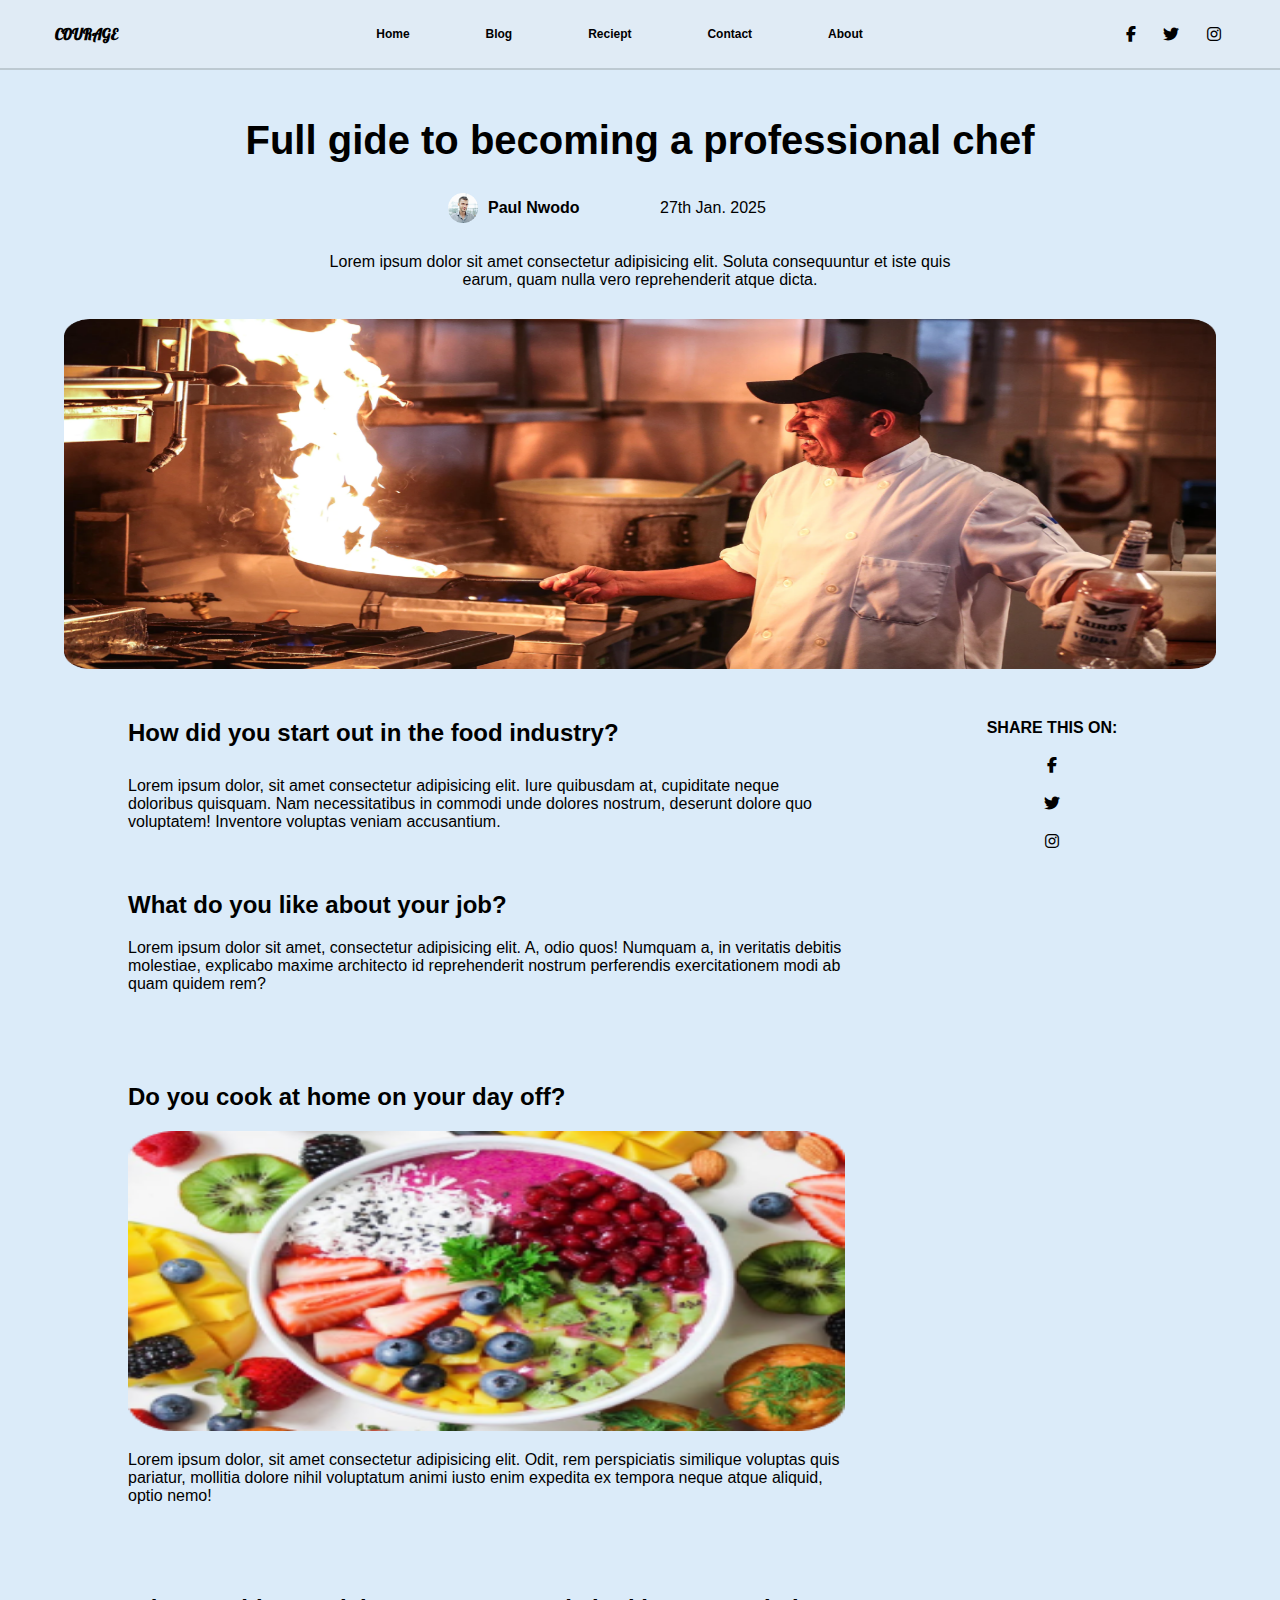
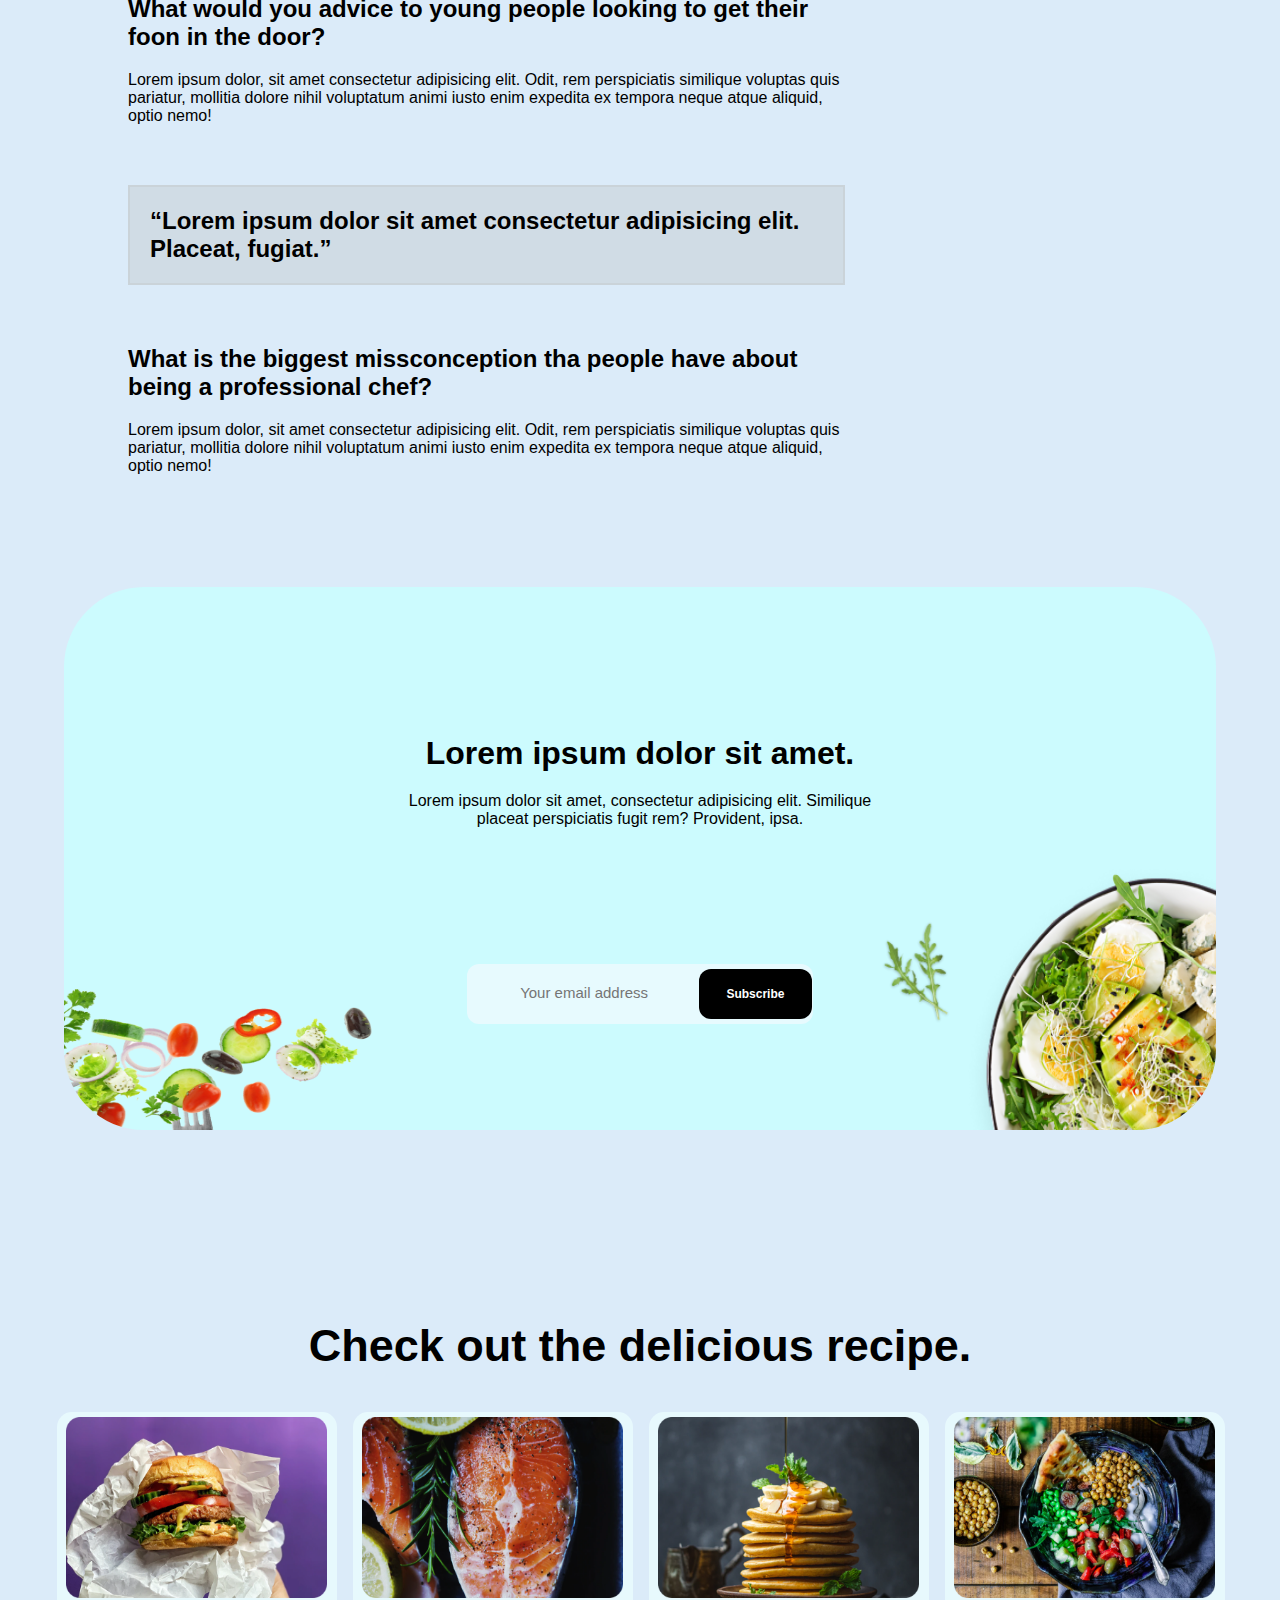
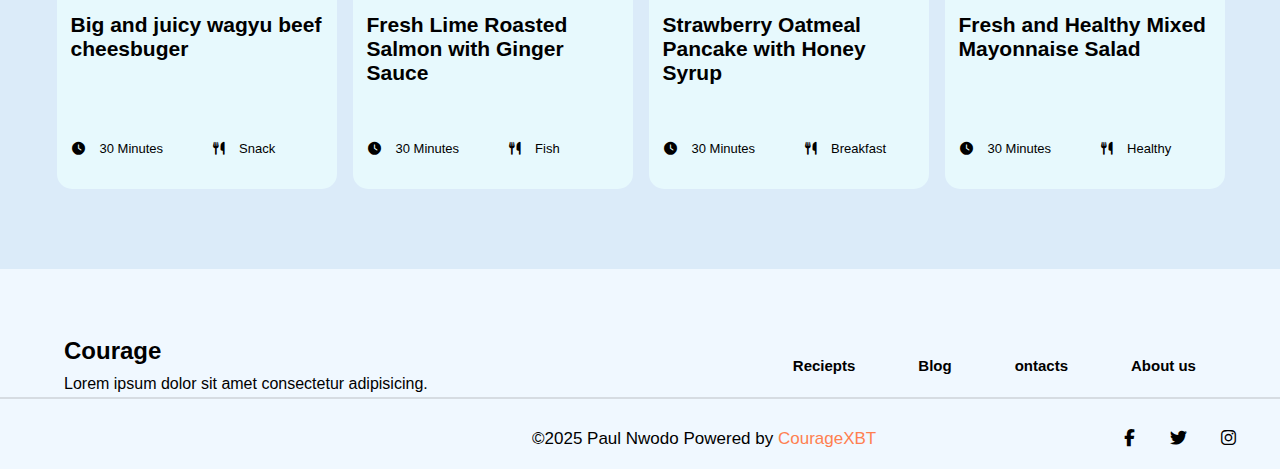
<file: blog.html>
<!DOCTYPE html>
<html lang="en">
<head>
  <meta charset="UTF-8">
  <meta name="viewport" content="width=device-width, initial-scale=1.0">
  <title>Blog Page</title>
  <link rel="stylesheet" href="blog.css">
  <link rel="shortcut icon" href="food-images/image 23.png" type="image/x-icon">

  <link rel="stylesheet" href="https://cdnjs.cloudflare.com/ajax/libs/font-awesome/6.7.2/css/all.min.css" integrity="sha512-Evv84Mr4kqVGRNSgIGL/F/aIDqQb7xQ2vcrdIwxfjThSH8CSR7PBEakCr51Ck+w+/U6swU2Im1vVX0SVk9ABhg==" crossorigin="anonymous" referrerpolicy="no-referrer" />

  <link rel="preconnect" href="https://fonts.googleapis.com">
<link rel="preconnect" href="https://fonts.gstatic.com" crossorigin>
<link href="https://fonts.googleapis.com/css2?family=Lobster&display=swap" rel="stylesheet">
</head>
<body>
  <header>
    <div class="header-container">
     <a href="index.html"><h3 class="nameicon">COURAGE</h3></a>
 
     <nav class="navbar">
       <a href="index.html"><h4 class="navBtn homeBtn">Home</h4></a>
       <a href="blog.html"><h4 class="navBtn blogBtn">Blog</h4></a>
       <a href="authentication.html"><h4 class="navBtn homeBtn">Reciept</h4></a>
       <h4 class="navBtn homeBtn">Contact</h4>
       <h4 class="navBtn homeBtn">About</h4>
     </nav>
 
     <div class="eaderIcons">
       <a href="" class="headIcon headIcon1">
         <i class="fa-brands back-icon fa-facebook-f fa-l"></i>
       </a>
       
       <a href="" class="headIcon headIcon2">
         <i class="fa-brands back-icon fa-twitter fa-l"></i>
       </a>
       
       <a href="" class="headIcon headIcon3">
         <i class="fa-brands back-icon fa-instagram fa-l"></i>
       </a>
     </div>
    </div>
   </header>

   <div class="first-section">
      <h2 class="section1-details">Full gide to becoming a professional chef</h2>
      <div class="name-and-date-div">
        <div class="profile1">
          <img src="food-images/Ellipse 2.png" alt="chef profile">
          <p class="name1"><strong>Paul Nwodo</strong></p>
        </div>
        <p class="profile-date">27th Jan. 2025</p>
      </div>
      <p class="chef-sect-desc">
        Lorem ipsum dolor sit amet consectetur adipisicing elit. Soluta consequuntur et iste quis earum, quam nulla vero reprehenderit atque dicta.
      </p>

      <img src="food-images/Mask Group (18).png" class="fire-fry" alt="">
      <div class="line-two2">
        <div class="second-section2">
          <h2 class="how-to-cook">How did you start out in the food industry?</h2>

          <p class="sect-two2">Lorem ipsum dolor, sit amet consectetur adipisicing elit. Iure quibusdam at, cupiditate neque doloribus quisquam. Nam necessitatibus in commodi unde dolores nostrum, deserunt dolore quo voluptatem! Inventore voluptas veniam accusantium.</p>

           <!-- WHAT YOU LIKE -->
      <div class="what-you-like-section pattern">
        <h2 class="like">What do you like about your job?</h2>
        <p class="like-description">Lorem ipsum dolor sit amet, consectetur adipisicing elit. A, odio quos! Numquam a, in veritatis debitis molestiae, explicabo maxime architecto id reprehenderit nostrum perferendis exercitationem modi ab quam quidem rem?</p>
      </div>

      <!-- DO YOU COOK? -->
      <div class="do-you-cook-sect pattern">
        <h2 class="do-you-cook">Do you cook at home on your day off?</h2>
        <img src="food-images/Mask Group (6).png" alt="" class="woman-cooking">
        <p class="do-you-cook-desc">Lorem ipsum dolor, sit amet consectetur adipisicing elit. Odit, rem perspiciatis similique voluptas quis pariatur, mollitia dolore nihil voluptatum animi iusto enim expedita ex tempora neque atque aliquid, optio nemo!</p>
      </div>

      <div class="advice-sect pattern">
        <h2 class="do-you-cook">What would you advice to young people looking to get their foon in the door?</h2>
        <p class="do-you-cook-desc">Lorem ipsum dolor, sit amet consectetur adipisicing elit. Odit, rem perspiciatis similique voluptas quis pariatur, mollitia dolore nihil voluptatum animi iusto enim expedita ex tempora neque atque aliquid, optio nemo!</p>
      </div>

      <h2 class="do-you-cook diffrent"><q>Lorem ipsum dolor sit amet consectetur adipisicing elit. Placeat, fugiat.</q></h2>

      <div class="missconception-sect pattern">
        <h2 class="do-you-cook">What is the biggest missconception tha people have about being a professional chef?</h2>
        <p class="do-you-cook-desc">Lorem ipsum dolor, sit amet consectetur adipisicing elit. Odit, rem perspiciatis similique voluptas quis pariatur, mollitia dolore nihil voluptatum animi iusto enim expedita ex tempora neque atque aliquid, optio nemo!</p>
      </div>



        </div>
        <div class="share-icons">
          <h4 class="share">SHARE THIS ON:</h4>
          <div class="share-icon-container">
            <a href="" class="headIcon headIcon1">
              <i class="fa-brands back-icon fa-facebook-f fa-l"></i>
            </a>
            
            <a href="" class="headIcon headIcon2">
              <i class="fa-brands back-icon fa-twitter fa-l"></i>
            </a>
            
            <a href="" class="headIcon headIcon3">
              <i class="fa-brands back-icon fa-instagram fa-l"></i>
            </a>
          </div>
        </div>
      </div>
      

      <!-- SIXTH SECTION -->

      <div class="sixth-section">
        <div class="sixth-container">
          <div class="sixth-text">
            <h1 class="sixth-header">Lorem ipsum dolor sit amet.</h1>
            <p class="sixth-paragraph">Lorem ipsum dolor sit amet, consectetur adipisicing elit. Similique placeat perspiciatis fugit rem? Provident, ipsa.</p>
          </div>
    
          <div class="sixth-bottom">
            <img src="food-images/kisspng-salad-salad-fresh-food-healthylife-vegetables-vegetarian-5d42e3a7cb8543 1.png" alt="" class="sixth-sect-img img1">
            <form action="submit">
              <input type="email" name="email" id="" placeholder="Your email address">
              <button type="submit" class="subscribe" id="subscribe">Subscribe</button>
            </form>
            <img src="food-images/Photo.png" alt="" class="sixth-sect-img img2">
          </div>
        </div>
       </div>




       
    <!-- SIMPLE/TASTY RECIPE SECTION -->
  <div class="second-sectio">
    <div class="second-sect-header">
      <h2 class="head2">Check out the delicious recipe.</h2>
    </div>

    <div class="second-section-grid">
      <div class="second-sect-body">
        <div class="second-container">
          <img src="food-images/Mask Group (8).png" alt="bugger">
          <h3 class="simple-details">Big and juicy wagyu beef cheesbuger</h3>
          <div class="second-food-data">
            <div class="wing-data change-width">
              <div class="wing-details remove-bg">
                <i class="fa-solid fa-clock"></i>
                <p class="time">30 Minutes</p>
              </div>
        
              <div class="wing-details remove-bg">
                <i class="fa-solid fa-utensils"></i>
                <p class="time">Snack</p>
              </div>
            </div>
          </div>
        </div>
  
        <div class="second-container">
          <img src="food-images/Mask Group (2).png" alt="bugger">
          <h3 class="simple-details">Fresh Lime Roasted Salmon with Ginger Sauce</h3>
          <div class="second-food-data">
            <div class="wing-data change-width">
              <div class="wing-details remove-bg">
                <i class="fa-solid fa-clock"></i>
                <p class="time">30 Minutes</p>
              </div>
        
              <div class="wing-details remove-bg">
                <i class="fa-solid fa-utensils"></i>
                <p class="time">Fish</p>
              </div>
            </div>
          </div>
        </div>
  
        <div class="second-container">
          <img src="food-images/Mask Group (3).png" alt="bugger">
          <h3 class="simple-details">Strawberry Oatmeal Pancake with Honey Syrup</h3>
          <div class="second-food-data">
            <div class="wing-data change-width">
              <div class="wing-details remove-bg">
                <i class="fa-solid fa-clock"></i>
                <p class="time">30 Minutes</p>
              </div>
        
              <div class="wing-details remove-bg">
                <i class="fa-solid fa-utensils"></i>
                <p class="time">Breakfast</p>
              </div>
            </div>
          </div>
        </div>
  
        <div class="second-container">
          <img src="food-images/Mask Group (4).png" alt="bugger">
          <h3 class="simple-details">Fresh and Healthy Mixed Mayonnaise Salad</h3>
          <div class="second-food-data">
            <div class="wing-data change-width">
              <div class="wing-details remove-bg">
                <i class="fa-solid fa-clock"></i>
                <p class="time">30 Minutes</p>
              </div>
        
              <div class="wing-details remove-bg">
                <i class="fa-solid fa-utensils"></i>
                <p class="time">Healthy</p>
              </div>
            </div>
          </div>
        </div>
  
        <!-- <div class="second-container">
          <img src="food-images/Mask Group (5).png" alt="bugger">
          <h3 class="simple-details">Chicken Meatballs with Cream Cheese</h3>
          <div class="second-food-data">
            <div class="wing-data change-width">
              <div class="wing-details remove-bg">
                <i class="fa-solid fa-clock"></i>
                <p class="time">30 Minutes</p>
              </div>
        
              <div class="wing-details remove-bg">
                <i class="fa-solid fa-utensils"></i>
                <p class="time">Meat</p>
              </div>
            </div>
          </div>
        </div> -->

      </div>
    </div>
  </div>





   </div>
   <div class="foot-section">
    <div class="left-head">
      <h2 class="foot-logo">Courage</h2>
      <p class="foot-paragraph">Lorem ipsum dolor sit amet consectetur adipisicing.</p>
    </div>

    <div class="foot-right">
      <p>Reciepts</p>
      <p>Blog</p>
      <p>ontacts</p>
      <p>About us</p>
    </div>
   </div>


    <!-- FOOTER -->
   <footer>
    <div class="footer-container">
      <p class="copyright">&copy;2025 Paul Nwodo Powered by <span class="power">CourageXBT</span></p>
      <div class="footer-icon-container">
        <a href="" class="headIcon headIcon1">
          <i class="fa-brands back-icon fa-facebook-f fa-l"></i>
        </a>
        
        <a href="" class="headIcon headIcon2">
          <i class="fa-brands back-icon fa-twitter fa-l"></i>
        </a>
        
        <a href="" class="headIcon headIcon3">
          <i class="fa-brands back-icon fa-instagram fa-l"></i>
        </a>
      </div>
    </div>
   </footer>
</body>
</html>
</file>
<file: style.css>
* {
  font-family: sans-serif;
  margin: 0;
  padding: 0;
  text-decoration: none;
  color: #000;
}

body {
  background-color: #fff;
  overflow-x: hidden;
}

:root {
  --black-text: black;
  --white-text: #fff;
  --heading-text: 14px;
  --subhead-text: 13px;
  --body-text: 16px;
  --body-font: Inter;
  --body-weight: 400;
  --tinny-text: 9.5px;
  --small-bold: 600;
  --alce-blue: rgb(138, 190, 206);
  --head-font: sans-serif;
  --subhead-funt: cursive;
  --subhead-funt-weight: 700;
  --category-width: 90px;
  --category-height: 90px;
  --reciep-img-width: 130;
  --reciep-img-height: 200px;
  --gray-BG: rgba(193, 214, 216, 0.9);
  --section-padding: 20px
}

.nameicon {
  margin: auto ;
  /* background-color: rgb(97, 148, 192); */
  margin: auto 10px;
  padding: 5px 13px;
  color: var(--black-text);
  font-size: 15px;
  font-family: lobster;
  color: black;
  align-content: center;
  margin: auto;
  margin-top: 15px;
  margin-left: 30px;
  text-decoration: none;
}

.header-container {
  height: 70px;
  width: 100%;
  background-color: rgb(251, 254, 254);
  display: flex;
  border-bottom: 2px solid rgba(32, 48, 50, 0.181);
  margin: auto;
  top: 25px;
  padding: 5px;
  box-sizing: border-box;
  position: unset;
  position: fixed;
  top: 0;
  z-index: 1;
}

.navbar {
  height: 95%;
  width: 53%;
  display: flex;
  gap: 2px;
  justify-content: space-evenly;
  align-items: center;
  color: var(--black-text);
  margin: auto;
  padding: 0 5px;
  box-sizing: border-box;
  font-size: 12px;
  /* background-color: rgb(153, 179, 202); */
}

.eaderIcons {
  width: 150px;
  height: 30px;
  display: flex;
  justify-content: space-evenly;
  align-items: center;
  margin: auto;
  /* background-color: antiquewhite; */
}

.back-icon {
  color: #000000;
}



    /* BODY */

.horizontal {
  width: 100vw;
  display: flex;
  gap: 10px;
  margin-top: 5em;
}




.left-div {
  height: 80vh;
  width: 50px;
  background-color: #E7F9FD;
  margin: auto;
  border-top-right-radius: 20px;
  border-bottom-right-radius: 20px;
  margin-left: -1px;
}

.right-div {
  height: 80vh;
  width: 40px;
  background-color: #E7F9FD;
  margin: auto;
  border-top-left-radius: 20px;
  border-bottom-left-radius: 20px;
  margin-right: -1px;
}

.first-section {
  width: 85vw;
  height: 80vh;
  margin: 20px auto;
  display: flex;
  border-radius: 16px;
  background-color: #E7FAFE;
  border-top-right-radius: 5px;
  border-bottom-right-radius: 5px;
}

.left-side {
  width: 50%;
  height: 90%;
  display: flex;
  flex-direction: column;
  justify-content: space-between;
  margin: auto;
  padding: 5px 15px;
}

.host-icon {
  width: 110px;
  height: 25px;
  font-size: var(--subhead-text);
  font-family: var(--subhead-funt);
  border-radius: 9px;
  background-color: #fff;
  display: flex;
  align-items: center;
  justify-content: space-evenly;
}

.section-data {
  /* background-color: #89c4d0; */
  height: auto;
  gap: 20px;
  display: flex;
  flex-direction: column;
  justify-content: space-around;
}

.wing {
width: 95%;
height: auto;
font-weight: 600;
font-size: 29px;
letter-spacing: -0.04em;
color: #000000;
/* background-color: #fff; */
}

.chiken-wing {
  text-wrap: wrap;
  font-family: sans-serif;
}

.wing-description {
  width: 80%;
  height: fit-content;
  font-family: var(--body-font);
  /* background-color: #8ed9e1; */
  font-size: var(--body-text);
  margin-top: 0px;
  margin-bottom: 20px;
  padding: 10px;
}

.wing-details {
  width: 120px;
  height: 30px;
  display: flex;
  justify-content: space-evenly;
  align-items: center;
  box-sizing: border-box;
  border-radius: 12px;
  font-size: var(--body-text);
  background-color: var(--gray-BG);
  margin-bottom: 10px;
}

.wing-data {
  width: 80%;
  height: fit-content;
  display: flex;
  gap: 20px;
}


.profile-line {
  width: 85%;
  height: 40px;
  display: flex;
  gap: 15px;
  bottom: 0;
  justify-content: space-between;
  /* background-color: #fff; */
}

.main-profile{
  width: 160px;
  padding: 0 10px;
  box-sizing: border-box;
  display: flex;
  border-radius: 10px;
  /* background-color: var(--gray-BG); */
}

.main-profile img {
  width: 40px;
  height: 40px;
  display: flex;
  align-content: center;
  margin-left: -10px;
  margin-right: 10px;
}

.profile-details {
  width: 100%;
  height: 100%;
  justify-content: center;
  display: flex;
  flex-direction: column;
  padding: 1px;
  margin: auto;
  box-sizing: border-box;
  /* margin-top: 3px; */
  align-items: flex-start;
  
}

.name {
  text-align: left;
  margin: 0;
  font-size: 13px;
  text-wrap: nowrap;
}

.profile-date {
  /* margin-left: 3px; */
  font-size: 12px;
  margin-top: 2px;
  width: 100%;
}

.reciept-button {
  height: 100%;
  width: 100px;
  display: flex;
  align-items: center;
  gap: 12px;
  padding: 0 8px;
  box-sizing: border-box;
  background-color: var(--black-text);
  color: var(--white-text);
  font-size: var(--subhead-text);
  border-radius: 12px;
  text-align: center;
  justify-content: center;
}

.rightangle {
  height: 20px;
  width: 20px;
  display: grid;
  background-color: #fff;
  border-radius: 20px;
}

.fa-caret-right {
  margin: auto;
}

.reciept {
  text-align: center;
}

.right-side {
  width: 50%;
  height: 100%;
  display: flex;
  overflow-x: hidden;
  /* background-color: brown; */
  /* background-image: url(food-images/Mask\ Group.png);
  background-clip: initial;
  background-repeat: no-repeat;
  background-attachment:initial;
  background-size: cover;
  background-position: center; */
}

.right-side img.right-image {
  width: 100%;
  height: 100%;
  box-sizing: border-box;
}

.badge{
  height: 150px;
  width: 150px;
  position: absolute;
  margin-left: -60px;
  margin-top: 20px;
}

.category-section{
  width: 98%;
  margin: auto;
  height: auto;
  padding-bottom: 3em;
  margin-top: 3em;
  padding: var(--section-padding);
  box-sizing: border-box;
  margin-bottom: 50px;
  /* background-color: #6b5454; */
}

.cat-top {
  width: 100%;
  height: 50px;
  display: flex;
  justify-content: space-between;
  padding: 5px var(--section-padding);
  box-sizing: border-box;
  align-items: center;
  margin-bottom: 20px;
  /* background-color: antiquewhite; */
}

.all-categories {
  font-size: var(--subhead-text);
  font-weight: var(--subhead-funt-weight);
  background-color: #E7FAFE;
  height: 30px;
  width: 150px;
  display: flex;
  align-items: center;
  justify-content: center;
  border-radius: 10px;
}

.category-list {
  width: 90%;
  height: 100%;
  margin: auto;
  display: flex;
  justify-content: space-between;
  gap: 20px;
  padding: 5px;
  box-sizing: border-box;
}

.category{
  width: 150px;
  height: 210px;
  display: flex;
  flex-direction: column;
  justify-content: space-between;
  gap: 20px;
  text-align: center;
  border-radius: 16px;
  box-sizing: border-box;
  box-shadow: inset 0 100px 9px -12px aliceblue, inset 0 -9px 45px 2px rgb(171, 233, 222);
  padding: 5px;
  padding-bottom: 20px;
}

.category img{
  display: grid;
  margin: auto;
  width: 100px;
  height: 100px;
  margin-bottom: 20px;
}

.category img.blure {
  opacity: 0.06;
  margin-top: -110px;
  margin-left: 20px;
}

.category1 {
  box-shadow: inset 0 100px 9px -12px aliceblue, inset 0 -9px 45px 2px rgb(191, 226, 206);
}


.category2 {
  box-shadow: inset 0 100px 9px -12px aliceblue, inset 0 -9px 45px 2px rgb(172, 225, 156);
}

.category3 {
  box-shadow: inset 0 100px 9px -12px aliceblue, inset 0 -9px 45px 2px rgba(251, 209, 175, 0.777);
}

.category4 {
  box-shadow: inset 0 100px 9px -12px aliceblue, inset 0 -9px 45px 2px rgba(218, 226, 123, 0.836);
}

.category5 {
  box-shadow: inset 0 100px 9px -12px aliceblue, inset 0 -9px 45px 2px rgba(169, 182, 178, 0.627);
}

.category6 {
  box-shadow: inset 0 100px 9px -12px aliceblue, inset 0 -9px 45px 2px rgba(202, 213, 210, 0.627);
}


   /* SIMPLE/TASTY RECIPE SECTION */

.second-sectio{
  width: 100%;
  height: auto;
  margin: auto;
  text-align: center;
  /* background-color: #ade2ee; */
  box-sizing: border-box;
  padding: 20px;
  margin-top: 5em;
  margin-bottom: 20px;
  /* border: 1px solid red; */
}

.second-sect-header{
  width: 50%;
  margin-bottom: 20px;
  /* background-color: bisque; */
  margin: auto;
}

.head2 {
  margin-bottom: 20px;
  font-size: 45px;
}

.second-sect-body{
  width: 100%;
  height: 95vh;
  margin: auto;
  margin-top: 20px;
  padding: 10px;
}

.second-container {
  width: 350px;
  height: 320px;
  margin-left: 1px;
  background-color: #E7F9FD;
  border-radius: 15px;
  display: flex;
  flex-direction: column;
  justify-content: start;
  gap: 15px;
  align-items: center;
  display: flex;
}

.second-sect-body {
  width: 95%;
  height: auto;
  display: grid;
  grid-template-columns: repeat(3, 380px);
  grid-template-rows: repeat(3, 350px);
  margin: auto;
  margin-top: 1.5em;
  justify-content: center;
 /* background-color: antiquewhite;  */
}

.second-container img {
  width: 93%;
  height: 53%;
  display: flex;
  align-content: start;
  margin-top: 5px;
}

.second-container h3 {
  font-size: 21px;
  width: 90%;
  text-align: left;
}

.remove-bg {
  background-color: unset;
  font-size: 13px;
}

.change-width {
  all: unset;
  width: 80%;
  height: 40px;
  display: flex;
  padding-right: 100px;
  margin-top: 25px;
  gap: 0;
}

.second-container img.increase{
  all: unset;
  height: 100%;
  width: 100%;
}


/* THIRD SECTION */

.third-section {
  width: 100%;
  height: 95vh;
  display: flex;
}

.third-left {
  width: 55%;
  height: auto;
  display: flex;
  flex-direction: column;
  flex-wrap: wrap;
  justify-content: center;
  gap: 30px;
  margin: auto;
  padding: 20PX;
  padding-bottom: 2em;
  box-sizing: border-box;
}

.everyone {
  width: 98%;
  font-size: 33px;

}

.third-desc {
  width: 70%;
}

.learn-more {
  width: 110px;
  height: 50px;
  margin-left: 0px;
  border-radius: 12px;
  padding: 10px;
  margin-top: 40px;
  color: #fff;
  background-color: #000000;

}

  /* THIRD SECTION RIGHT*/

.third-right {
  width: 45%;
  height: 100%;
  margin: auto;
  /* background-color: gray; */
}

.third-right img{
  width: 100%;
  height: 90%;
  box-sizing: border-box;
}

.checkout-section {
  width: 100%;
  height: auto;
  background-color: #E7F9FD;
  text-align: center;
  padding: 20px;
  margin: 5em auto;
}

.checkout-heading {
  margin: 20px;
  font-size: 34px;
}

.checkout-desc {
  width: 60%;
  height: auto;
  margin: auto;
  padding: 10px;
  margin-bottom: 50px;
  /* background-color: aquamarine; */
}

.checkout-line {
  width: 90%;
  height: auto;
  display: flex;
  gap: 5px;
  margin: auto;
  margin-left: 40px;
  padding-bottom: 40px;
  /* background-color: rgb(123, 88, 41); */
}


.profile-div {
  background-color: #fff;
  width: 250px;
  height: 360px;
  margin: auto;
  padding-bottom: 30px;
  /* margin: auto; */
}

.profile-div img{
  width: 99%;
  height: 180px;
  display: flex;
  border-radius: 2px;
}


.top-left-profile {
  width: 90%;
  height: auto;
  display: flex;
  align-items: center;
  /* background-color:blueviolet; */
}

.top-div {
  gap: 5px;
  width: 95%;
  height: 35px;
  /* background-color: aquamarine; */
  display: flex;
  justify-content: space-between;
  align-items: center;
  margin: auto;
  padding: 5px;
  box-sizing: border-box;
}

.top-div img {
  width: 20px;
  height:20px;
  margin: 0;
  margin-right: 15px;
}

.third-name, .trd-desc {
  font-size: 10px;
}

.scnd-profile {
  width: 10px;
}

.below-div{
  width: 230px;
  height: 30px;
  display: flex;
  flex-direction: row;
  justify-content: space-between;
  margin: 5px auto;
  padding: 1px 10px;
  box-sizing: border-box;
  align-content: center;
  /* background-color: #37a3b9; */
}

.below-left-icons {
  display: flex;
  justify-content: space-evenly;
  gap: 10px;
  width: 80px;
  height: 20px;
  margin: auto 0;
  align-items: baseline;
  margin-top: 8px;
  /* background-color: aquamarine; */
}

.below-div i{
  width: 30px;
  height: 30px;
  font-size: 13px;
}

.post-details {
  width: 95%;
  margin: 1px;
  /* background-color:rgb(160, 178, 144); */
  display: flex;
}

.post-profile-line {
  width: fit-content;
  height: 100%;
  box-sizing: border-box;
  margin-left: 5px;
  display: flex;
  font-weight: 600;
  align-items: center;
  justify-content: start;
}

.post-profile-line .post-profile-img {
  width: 20px;
  height: auto;
  margin-right: 5px;
}

.liked-name {
  font-size: 10px;
  /* background-color: #aecccf; */
}

div.post-content p{
  width: 95%;
  height: auto;
  text-align: left;
  padding: 5px;
  padding-top: 0;
  /* background-color: rgb(220, 162, 92); */
}

.instagram-btn {
  width: 150px;
  height: 40px;
  border: none;
  border-radius: 10px;
  background: #000;
  color: #fff;
  margin: 30px auto;
}

.white-instagram  {
  color: #fff;
}



/* FIFTH SECTION */

.fifth-section {
  width: 100vw;
  height: auto;
  background-color: #fff;
  margin-top: 5em;
  margin: auto;
}

.fifth-top {
  width: 100%;
  height: 200px;
  display: flex;
  padding: 30px;
  box-sizing: border-box;
  /* background-color: beige; */
}

.fifth-top .fifth-left {
  width: 50%;
  height: 100%;
  font-size: 38px;
  /* background-color: #E7FAFE; */
  padding: 10px 20px;
}

.fifth-right {
  width: 50%;
  height: 100%;
  display: flex;
  align-items: center;
  margin: auto;
  font-size: 20px;
  padding: 10px 20px;
  /* background-color:burlywood; */
}

.fifth-grid-container {
  width: 90vw;
  height: 100%;
  display: grid;
  grid-template-columns: repeat(4, 300px);
  grid-template-rows: repeat(2, 380px);
  justify-content: center;
  margin: auto;
  margin-top: 5em;
}

.fifth-grid-container .fifth-container {
  all: unset;
  width: 280px;
  height: 320px;
  padding: 10px;
  border-radius: 12px;
  box-sizing: border-box;
  background-color: #E7FAFE;
}

.fifth-grid-container .fifth-container img {
  width: 100%;
  height: 55%;
  display: flex;
  margin: auto;
  margin-bottom: 20px;
}


/* SIXTH SECTION */

.sixth-section {
  width: 100vw;
  height: 80vh;
  background-color: #fff;
}

.sixth-container{
  width: 90%;
  height: 90%;
  display: flex;
  flex-direction: column;
  align-items: center;
  justify-content: end;
  gap: 30px;
  margin: auto;
  border-radius: 80px;
  box-sizing: border-box;
  background-color: #E7F9FD;
}

.sixth-header {
  width: 80%;
  margin: auto;
  text-align: center;
  margin-bottom: 20px;
}

.sixth-paragraph {
  width: 60%;
  text-align: center;
  margin: auto;
  /* margin-bottom: 40px; */
}

.sixth-bottom {
  width: 100%;
  height: 50%;
  box-sizing: border-box;
  display: flex;
  justify-content: space-between;
  bottom: 0;
  border-radius: inherit;
  /* background-color: rgb(132, 207, 207); */
}

.sixth-bottom img {
  width: 30%;
  height: 100%;
}

.img1 {
  border-bottom-left-radius: inherit;
}

.img2 {
  border-bottom-right-radius: inherit;
}

form {
  all: unset;
  width: 30%;
  height: 60px;
  padding: 5px;
  box-sizing: border-box;
  border-radius: 12px;
  margin: auto;
  background-color: #E7FAFE;
  padding-right: 0;
}

input {
  all: unset;
  width: 65%;
  height: 90%;
  padding: 5px;
  box-sizing: border-box;
  margin: auto;
  font-size: 15px;
}

form button#subscribe {
  all: unset;
  width: 33%;
  height: 100%;
  text-align: center;
  background: #000000;
  border-radius: 12px;
  color: #fff;
  font-size: 12px;
  font-weight: 700;
}


/* FOOT SECION */

.foot-section {
  width: 90%;
  height: 80px;
  margin: auto;
  padding: 20px;
  display: flex;
  margin-top: 3em;
  justify-content: space-between;
  padding: 20px;
  /* background-color: aquamarine; */
}

.left-head {
  /* width: 45%; */
  height: 100%;
  display: flex;
  flex-direction: column;
  gap: 10px;
  /* background-color: #E7F9FD; */
}

.foot-right {
  width: 35%;
  height: 100%;
  display: flex;
  justify-content: space-between;
  margin: 20px;
  margin-bottom: 5px;
}

.foot-right p {
  font-size: 15px;
  font-weight: 600;
}


/* FOOTER */

footer {
  width: 100%;
  height: 40px;
  padding: 20px;
  border-top: 2px solid rgba(128, 128, 128, 0.229);
}

.footer-container {
  width: 60%;
  height: 80px;
  display: flex;
  justify-content: space-between;
  float: right;
  align-items: center;
  font-size: 17px;
  /* background-color: blanchedalmond; */
}

.footer-icon-container {
  width: 180px;
  height: 80px;
  display: flex;
  justify-content: space-evenly;
  padding: 0 30px;
  align-items: center;
}

.power {
  color: coral;
}
</file>
<file: subscribe.css>
* {
  font-family: sans-serif;
  margin: 0;
  padding: 0;
  text-decoration: none;
  color: #000;
}

body {
  background-color: #fff;
  overflow-x: hidden;
}


.nameicon {
  margin: auto ;
  /* background-color: rgb(97, 148, 192); */
  margin: auto 10px;
  padding: 5px 13px;
  color: var(--black-text);
  font-size: 15px;
  font-family: lobster;
  color: black;
  align-content: center;
  margin: auto;
  margin-top: 15px;
  margin-left: 30px;
  text-decoration: none;
}

.header-container {
  height: 70px;
  width: 100%;
  background-color: rgb(251, 254, 254);
  display: flex;
  border-bottom: 2px solid rgba(32, 48, 50, 0.181);
  margin: auto;
  top: 25px;
  padding: 5px;
  box-sizing: border-box;
  position: unset;
  position: fixed;
  top: 0;
  z-index: 1;
}

.navbar {
  height: 95%;
  width: 53%;
  display: flex;
  gap: 2px;
  justify-content: space-evenly;
  align-items: center;
  color: var(--black-text);
  margin: auto;
  padding: 0 5px;
  box-sizing: border-box;
  font-size: 12px;
  /* background-color: rgb(153, 179, 202); */
}

.eaderIcons {
  width: 150px;
  height: 30px;
  display: flex;
  justify-content: space-evenly;
  align-items: center;
  margin: auto;
  /* background-color: antiquewhite; */
}

.back-icon {
  color: #000000;
}

.contact-top {
  width: 98%;
  height: auto;
  margin: auto;
  margin-top: 6em;
  padding: 30px;
  display: flex;
  gap: 30px;
  align-items: center;
  /* background-color: burlywood; */

}

.contact-top  img {
  width: 40%;
  height: 65vh;
}

form {
  width: 43em;
  height: auto;
  padding: 20px;
  box-sizing: border-box;
  display: flex;
  flex-direction: column;
  justify-content: space-between;
  /* background-color: aquamarine; */
}

.form-holder {
  width: 100%;
  height: auto;
  display: flex;
}

.left-form, .right-form  {
  width: 65%;
  height: auto;
  display: flex;
  flex-direction: column;
  gap: 30px;
  /* background-color: bisque; */
}

  .contact {
    margin-bottom: 15px;
  }

input, select {
  width: 90%;
  height: 40px;
  padding: 5px 10px;
  gap: 20px;
  box-sizing: border-box;
  margin-top: -24px;
  border-radius: 6px;
  border: 1.2px solid;
}

label {
  
}

textarea {
  width: 95%;
  height: 80px;
  padding: 10px;
  box-sizing: border-box;
  margin: 20px 0;
  border-radius: 12px;
  border: 1.2px solid;
}

.submit-btn {
  width: 120px;
  height: 30px;
  background: #000;
  color: #fff;
  font-weight: 700;
  border-radius: 6px;
}




/* SIXTH SECTION */

.sixth-section {
  width: 100vw;
  height: 67vh;
  margin-top: 2em;
  background-color: inherit;
}

.sixth-container{
  width: 90%;
  height: 90%;
  display: flex;
  flex-direction: column;
  align-items: center;
  justify-content: end;
  gap: 30px;
  margin: auto;
  border-radius: 80px;
  box-sizing: border-box;
  background-color: rgb(204, 251, 254);
}

.sixth-header {
  width: 80%;
  margin: auto;
  text-align: center;
  margin-bottom: 20px;
}

.sixth-paragraph {
  width: 60%;
  text-align: center;
  margin: auto;
  /* margin-bottom: 40px; */
}

.sixth-bottom {
  width: 100%;
  height: 50%;
  box-sizing: border-box;
  display: flex;
  justify-content: space-between;
  bottom: 0;
  border-radius: inherit;
  /* background-color: rgb(132, 207, 207); */
}

.sixth-bottom img {
  width: 30%;
  height: 100%;
}

.img1 {
  border-bottom-left-radius: inherit;
}

.img2 {
  border-bottom-right-radius: inherit;
}

.authform {
  all: unset;
  width: 30%;
  height: 60px;
  padding: 5px;
  box-sizing: border-box;
  border-radius: 12px;
  margin: auto;
  background-color: #E7FAFE;
  padding-right: 0;
}

.authinput {
  all: unset;
  width: 65%;
  height: 90%;
  padding: 5px;
  box-sizing: border-box;
  margin: auto;
  font-size: 15px;
}

.authform #subscribe {
  all: unset;
  width: 33%;
  height: 100%;
  text-align: center;
  background: #000000;
  border-radius: 12px;
  color: #fff;
  font-size: 12px;
  font-weight: 700;
}



   /* SIMPLE/TASTY RECIPE SECTION */

.second-sectio{
  width: 100%;
  height: auto;
  margin: auto;
  text-align: center;
  box-sizing: border-box;
  padding: 20px;
  margin-top: 5em;
  margin-bottom: 20px;
  /* background-color: #ade2ee; */
  /* border: 1px solid red; */
}

.second-sect-header{
  /* border: 1px solid blue; */
  width: 70%;
  margin-bottom: 20px;
  /* background-color: bisque; */
  margin: auto;
}

.head2 {
  margin-bottom: 20px;
  font-size: 45px;
}

.second-sect-body{
  width: 98%;
  height: auto;
  margin: auto;
  margin-top: 30px;
  /* background-color: antiquewhite; */
  padding: 10px;
  display: flex;
  gap: 15px;
  justify-content: center;
}

.second-container {
  width: 280px;
  height: auto;
  padding-bottom: 20px;
  margin-left: 1px;
  background-color: #E7F9FD;
  border-radius: 15px;
  display: flex;
  flex-direction: column;
  justify-content: start;
  gap: 15px;
  align-items: center;
  display: flex;
}

/* .second-sect-body {
  width: 95%;
  height: auto;
  display: grid;
  grid-template-columns: repeat(3, 380px);
  grid-template-rows: repeat(3, 350px);
  margin: auto;
  margin-top: 1.5em;
  justify-content: center;
 background-color: rgb(230, 163, 77); 
} */

.second-container img {
  width: 93%;
  height: 53%;
  display: flex;
  align-content: start;
  margin-top: 5px;
}

.second-container h3 {
  font-size: 21px;
  width: 90%;
  text-align: left;
}

.simple-details {
  width: 100%;
  height: 80px;
  /* background-color: bisque; */
}

.remove-bg {
  background-color: unset;
  font-size: 13px;
}

.change-width {
  all: unset;
  width: 300px;
  height: 40px;
  display: flex;
  justify-content: start;
  /* padding-right: 100px; */
  margin-top: 25px;
  gap: 90px;
  /* background-color: aquamarine; */
}

.second-container img.increase{
  all: unset;
  height: 100%;
  width: 100%;
}

.wing-data {
  display: flex;
  justify-content: start;
  gap: 50px;
  padding-left: 50px;
  bottom: 0;
  /* background-color: blanchedalmond; */
}

.remove-bg  {
  display: flex;
  gap: 15px;
  align-items: center;
}


/* FOOT SECION */

.foot-section {
  width: 90%;
  height: 40px;
  margin: auto;
  padding: 20px;
  display: flex;
  margin-top: 3em;
  justify-content: space-between;
  padding: 20px;
  /* background-color: aquamarine; */
}

.left-head {
  /* width: 45%; */
  height: 100%;
  display: flex;
  flex-direction: column;
  gap: 10px;
  /* background-color: #E7F9FD; */
}

.foot-right {
  width: 35%;
  height: 100%;
  display: flex;
  justify-content: space-between;
  margin: 20px;
  margin-bottom: 5px;
}

.foot-right p {
  font-size: 15px;
  font-weight: 600;
}


/* FOOTER */

footer {
  width: 100%;
  height: 30px;
  padding: 20px;
  border-top: 2px solid rgba(128, 128, 128, 0.229);
}

.footer-container {
  width: 60%;
  height: 40px;
  display: flex;
  justify-content: space-between;
  float: right;
  align-items: center;
  font-size: 17px;
  /* background-color: blanchedalmond; */
}

.footer-icon-container {
  width: 180px;
  height: 40px;
  display: flex;
  justify-content: space-evenly;
  padding: 0 30px;
  align-items: center;
}

.power {
  color: coral;
}
</file>
<file: blog.css>
* {
  font-family: sans-serif;
  margin: 0;
  padding: 0;
  text-decoration: none;
  color: #000;
}

body {
  background-color: aliceblue;
  overflow-x: hidden;
}

.nameicon {
  margin: auto ;
  margin: auto 10px;
  padding: 5px 13px;
  color: var(--black-text);
  font-size: 15px;
  font-family: lobster;
  text-decoration: none;
  /* background-color: rgb(20, 95, 160); */
}

.header-container {
  height: 70px;
  width: 100%;
  background-color: rgb(224, 235, 245);
  display: flex;
  border-bottom: 2px solid rgba(32, 48, 50, 0.181);
  margin: auto;
  top: 25px;
  padding: 5px;
  padding: 20px 2em;
  box-sizing: border-box;
  position: unset;
  position: fixed;
  top: 0;
}

.navbar {
  height: 95%;
  width: 53%;
  /* background-color: rgb(153, 179, 202); */
  display: flex;
  gap: 2px;
  /* flex: 1; */
  justify-content: space-evenly;
  align-items: center;
  color: var(--black-text);
  margin: auto;
  padding: 0 5px;
  /* padding-left: 40px; */
  box-sizing: border-box;
  font-size: 12px;
}


.eaderIcons {
  width: 150px;
  height: 30px;
  display: flex;
  justify-content: space-evenly;
  align-items: center;
}

.back-icon {
  color: #000000;
}

.horizontal {
  width: 100vw;
  display: flex;
  gap: 10px;
}

.first-section {
  width: 100%;
  height: auto;
  display: flex;
  flex-direction: column;
  margin: auto;
  text-align: center;
  gap: 30px;
  padding-top: 5.5em;
  padding-bottom: 30px;
  background-color: rgb(219, 235, 249);
}

.section1-details {
  width: 70%;
  height: auto;
  margin: auto;
  margin-top: 30px;
  font-size: 40px;
  /* background-color: antiquewhite; */
}

.name-and-date-div {
  width: 30%;
  height: auto;
  margin: auto;
  display: flex;
  flex-wrap: wrap;
  align-items: center;
  gap: 20px;
  /* background-color: beige; */
}

.profile1 {
  width: 50%;
  display: flex;
  gap: 10px;
  align-items: center;
}

.name-and-date-div img {
  width: 30px;
  height: 30px;
}

.chef-sect-desc {
  width: 50%;
  height: auto;
  margin: auto;
  /* background-color: beige; */
}

.first-section img.fire-fry {
  width: 90%;
  height: 350px;
  margin: auto;
}

.line-two2 {
  width: 80%;
  height: auto;
  margin: auto;
  display: flex;
  justify-content: space-between;
  padding: 20px;
  /* background-color:bisque; */
}

.second-section2 {
  width: 70%;
  height: auto;
  text-align: left;
  display: flex;
  flex-direction: column;
  gap: 30px;
}

.share-icon-container {
  width: 200px;
  height: auto;
  display: flex;
  flex-direction: column;
  gap: 20px;
  margin-top: 20px;
}


/* WHAT YOU LIKE */

.pattern {
  width: 100%;
  height: auto;
  padding: 30px;
  padding-left: 0;
  display: flex;
  flex-direction: column;
  gap: 20px;
  /* background-color: bisque; */
}

.pattern img {
  width: 100%;
  height: 300px;
}


/* LOREM */

.diffrent {
  background-color: hwb(180 75% 23% / 0.376);
  padding: 20px;
  border: 2px solid hwb(180 75% 23% / 0.376);
}


/* SIXTH SECTION */

.sixth-section {
  width: 100vw;
  height: 67vh;
  margin-top: 2em;
  background-color: inherit;
}

.sixth-container{
  width: 90%;
  height: 90%;
  display: flex;
  flex-direction: column;
  align-items: center;
  justify-content: end;
  gap: 30px;
  margin: auto;
  border-radius: 80px;
  box-sizing: border-box;
  background-color: rgb(204, 251, 254);
}

.sixth-header {
  width: 80%;
  margin: auto;
  text-align: center;
  margin-bottom: 20px;
}

.sixth-paragraph {
  width: 60%;
  text-align: center;
  margin: auto;
  /* margin-bottom: 40px; */
}

.sixth-bottom {
  width: 100%;
  height: 50%;
  box-sizing: border-box;
  display: flex;
  justify-content: space-between;
  bottom: 0;
  border-radius: inherit;
  /* background-color: rgb(132, 207, 207); */
}

.sixth-bottom img {
  width: 30%;
  height: 100%;
}

.img1 {
  border-bottom-left-radius: inherit;
}

.img2 {
  border-bottom-right-radius: inherit;
}

form {
  all: unset;
  width: 30%;
  height: 60px;
  padding: 5px;
  box-sizing: border-box;
  border-radius: 12px;
  margin: auto;
  background-color: #E7FAFE;
  padding-right: 0;
}

input {
  all: unset;
  width: 65%;
  height: 90%;
  padding: 5px;
  box-sizing: border-box;
  margin: auto;
  font-size: 15px;
}

form button#subscribe {
  all: unset;
  width: 33%;
  height: 100%;
  text-align: center;
  background: #000000;
  border-radius: 12px;
  color: #fff;
  font-size: 12px;
  font-weight: 700;
}



   /* SIMPLE/TASTY RECIPE SECTION */

.second-sectio{
  width: 100%;
  height: auto;
  margin: auto;
  text-align: center;
  box-sizing: border-box;
  padding: 20px;
  margin-top: 5em;
  margin-bottom: 20px;
  /* background-color: #ade2ee; */
  /* border: 1px solid red; */
}

.second-sect-header{
  /* border: 1px solid blue; */
  width: 70%;
  margin-bottom: 20px;
  /* background-color: bisque; */
  margin: auto;
}

.head2 {
  margin-bottom: 20px;
  font-size: 45px;
}

.second-sect-body{
  width: 98%;
  height: auto;
  margin: auto;
  margin-top: 30px;
  /* background-color: antiquewhite; */
  padding: 10px;
  display: flex;
  gap: 15px;
  justify-content: center;
}

.second-container {
  width: 280px;
  height: auto;
  padding-bottom: 20px;
  margin-left: 1px;
  background-color: #E7F9FD;
  border-radius: 15px;
  display: flex;
  flex-direction: column;
  justify-content: start;
  gap: 15px;
  align-items: center;
  display: flex;
}

/* .second-sect-body {
  width: 95%;
  height: auto;
  display: grid;
  grid-template-columns: repeat(3, 380px);
  grid-template-rows: repeat(3, 350px);
  margin: auto;
  margin-top: 1.5em;
  justify-content: center;
 background-color: rgb(230, 163, 77); 
} */

.second-container img {
  width: 93%;
  height: 53%;
  display: flex;
  align-content: start;
  margin-top: 5px;
}

.second-container h3 {
  font-size: 21px;
  width: 90%;
  text-align: left;
}

.simple-details {
  width: 100%;
  height: 80px;
  /* background-color: bisque; */
}

.remove-bg {
  background-color: unset;
  font-size: 13px;
}

.change-width {
  all: unset;
  width: 300px;
  height: 40px;
  display: flex;
  justify-content: start;
  /* padding-right: 100px; */
  margin-top: 25px;
  gap: 90px;
  /* background-color: aquamarine; */
}

.second-container img.increase{
  all: unset;
  height: 100%;
  width: 100%;
}

.wing-data {
  display: flex;
  justify-content: start;
  gap: 50px;
  padding-left: 50px;
  bottom: 0;
  /* background-color: blanchedalmond; */
}

.remove-bg  {
  display: flex;
  gap: 15px;
  align-items: center;
}


/* FOOT SECION */

.foot-section {
  width: 90%;
  height: 40px;
  margin: auto;
  padding: 20px;
  display: flex;
  margin-top: 3em;
  justify-content: space-between;
  padding: 20px;
  /* background-color: aquamarine; */
}

.left-head {
  /* width: 45%; */
  height: 100%;
  display: flex;
  flex-direction: column;
  gap: 10px;
  /* background-color: #E7F9FD; */
}

.foot-right {
  width: 35%;
  height: 100%;
  display: flex;
  justify-content: space-between;
  margin: 20px;
  margin-bottom: 5px;
}

.foot-right p {
  font-size: 15px;
  font-weight: 600;
}


/* FOOTER */

footer {
  width: 100%;
  height: 30px;
  padding: 20px;
  border-top: 2px solid rgba(128, 128, 128, 0.229);
}

.footer-container {
  width: 60%;
  height: 40px;
  display: flex;
  justify-content: space-between;
  float: right;
  align-items: center;
  font-size: 17px;
  /* background-color: blanchedalmond; */
}

.footer-icon-container {
  width: 180px;
  height: 40px;
  display: flex;
  justify-content: space-evenly;
  padding: 0 30px;
  align-items: center;
}

.power {
  color: coral;
}
</file>
